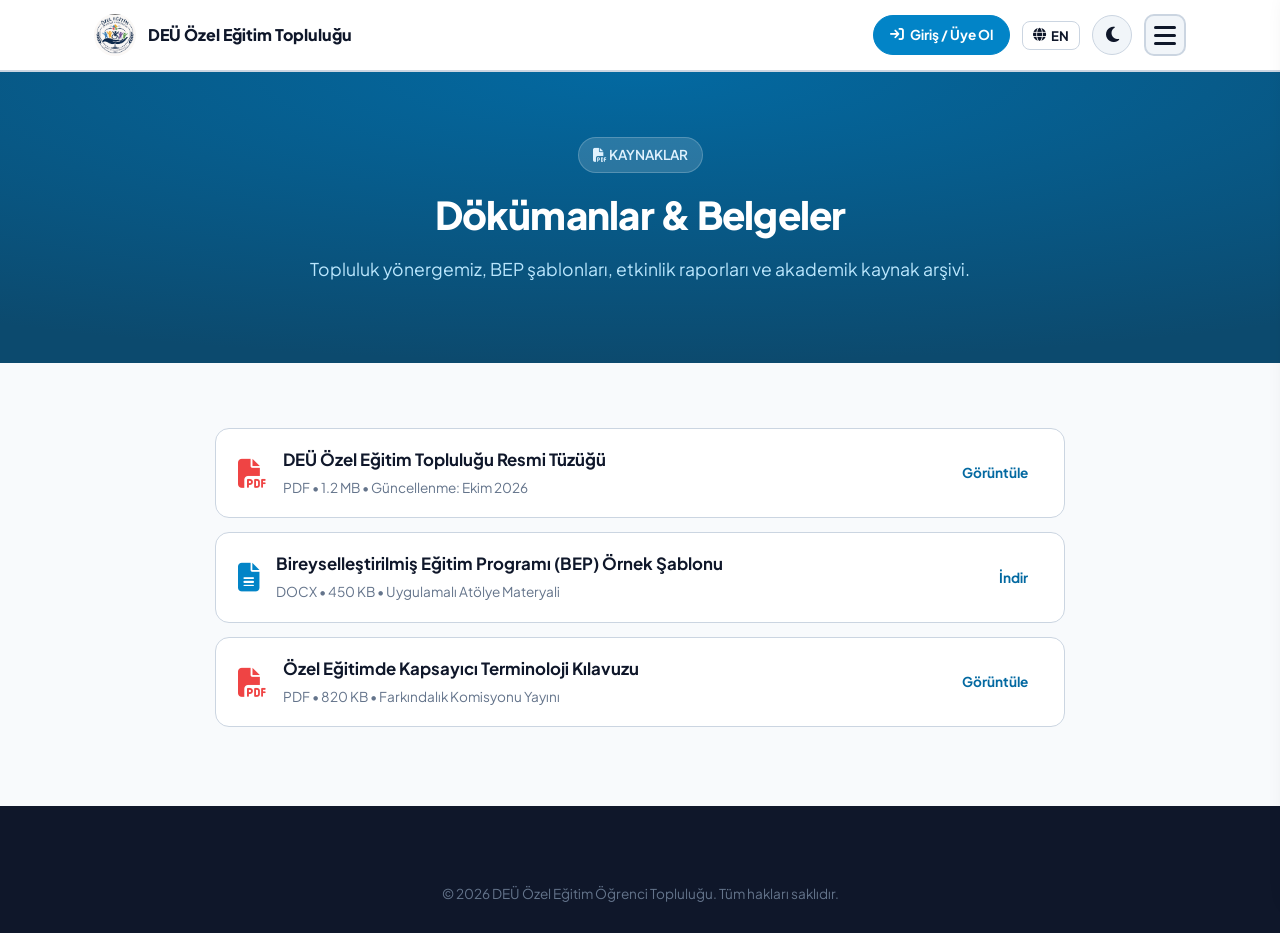
<file: dokumanlar.html>
<!DOCTYPE html>
<html lang="tr">
<head>
    <meta charset="UTF-8">
    <meta name="viewport" content="width=device-width, initial-scale=1.0">
    <title data-tr="Dökümanlar & Kaynaklar - DEÜ Özel Eğitim Topluluğu" data-en="Documents & Resources - DEU Special Education Community">Dökümanlar & Kaynaklar - DEÜ Özel Eğitim Topluluğu</title>
    <link rel="icon" href="data:image/svg+xml,%3Csvg xmlns='http://www.w3.org/2000/svg' viewBox='0 0 100 100'%3E%3Ccircle cx='50' cy='50' r='50' fill='%230284c7'/%3E%3Ctext x='50%25' y='50%25' text-anchor='middle' dy='.35em' font-family='sans-serif' font-size='32' font-weight='800' fill='%23ffffff'%3EDEÜ%3C/text%3E%3C/svg%3E">
    <link rel="stylesheet" href="./style.css">
    <link rel="preconnect" href="https://fonts.googleapis.com">
    <link href="https://fonts.googleapis.com/css2?family=Plus+Jakarta+Sans:wght@400;500;600;700;800&family=Share+Tech+Mono&display=swap" rel="stylesheet">
    <link rel="stylesheet" href="https://cdnjs.cloudflare.com/ajax/libs/font-awesome/6.4.0/css/all.min.css">
    <style>
        .drawer-links .drawer-link.active-link,
        .drawer-links .drawer-link.highlight {
            color: #ffffff !important;
            font-weight: 800 !important;
            background: #0284c7 !important;
            border-radius: 8px !important;
        }
        .drawer-links .drawer-link.active-link i,
        .drawer-links .drawer-link.highlight i {
            color: #ffffff !important;
        }

        .user-avatar-btn {
            display: none;
            align-items: center;
            justify-content: center;
            width: 38px;
            height: 38px;
            border-radius: 50%;
            background: #0284c7;
            color: #fff;
            border: none;
            cursor: pointer;
        }

        .lang-switch-btn {
            background: transparent;
            border: 1px solid var(--border, #334155);
            color: var(--text-main, #0f172a);
            padding: 5px 10px;
            border-radius: 8px;
            font-weight: 700;
            font-size: 0.82rem;
            cursor: pointer;
            display: inline-flex;
            align-items: center;
            gap: 5px;
            transition: all 0.2s ease;
        }
        .lang-switch-btn:hover {
            border-color: #0284c7;
            color: #0284c7;
        }

        .doc-item-row {
            display: flex;
            align-items: center;
            justify-content: space-between;
            padding: 18px 22px;
            background: var(--card-bg, #1e293b);
            border: 1px solid var(--border, #334155);
            border-radius: 14px;
            margin-bottom: 14px;
            transition: 0.2s ease;
        }
        .doc-item-row:hover {
            border-color: var(--primary, #0284c7);
            transform: translateY(-2px);
        }
        .doc-icon {
            font-size: 1.8rem;
            color: #ef4444;
            margin-right: 16px;
        }
    </style>
</head>
<body>

    <!-- NAVBAR -->
    <header class="navbar">
        <div class="container nav-content">
            <a href="./index.html" class="logo">
                <img src="./logo.png" alt="DEÜ Logo" class="nav-logo-img">
                <span class="logo-text" data-tr="DEÜ Özel Eğitim Topluluğu" data-en="DEU Special Education Community">DEÜ Özel Eğitim Topluluğu</span>
            </a>
            <div class="nav-actions">
                <a href="./giris.html" class="nav-auth-btn" id="navAuthBtn">
                    <i class="fa-solid fa-arrow-right-to-bracket"></i> <span data-tr="Giriş / Üye Ol" data-en="Login / Sign Up">Giriş / Üye Ol</span>
                </a>
                <button class="user-avatar-btn" id="userAvatarBtn" onclick="location.href='./index.html'" title="Profil">
                    <i class="fa-solid fa-user" id="navAvatarIcon"></i>
                    <img id="navAvatarImg" style="display:none; width:100%; height:100%; border-radius:50%; object-fit:cover;" alt="Profil">
                </button>
                <button class="lang-switch-btn" id="langSwitchBtn" onclick="toggleSiteLang()" title="Language / Dil">
                    <i class="fa-solid fa-globe"></i> <span class="lang-btn-text">EN</span>
                </button>
                <button class="theme-toggle" id="themeToggleNav" aria-label="Karanlık Mod"><i class="fa-solid fa-moon"></i></button>
                <button class="menu-toggle" id="menuToggle" aria-label="Menü"><span></span><span></span><span></span></button>
            </div>
        </div>
    </header>

    <!-- 3 ÇİZGİ MENÜSÜ -->
    <div class="mobile-menu-overlay" id="mobileOverlay"></div>
    <div class="mobile-drawer" id="mobileDrawer">
        <div class="drawer-header">
            <span class="drawer-title" data-tr="MENÜ" data-en="MENU">MENÜ</span>
            <button class="drawer-close" id="drawerClose">&times;</button>
        </div>

        <div class="drawer-profile-card" id="drawerProfileBox" style="display:none;">
            <div class="drawer-profile-top">
                <div class="drawer-profile-avatar" title="Profil">
                    <i class="fa-solid fa-user" id="drawerAvatarIcon"></i>
                    <img id="drawerAvatarImg" style="display:none; width:100%; height:100%; border-radius:50%; object-fit:cover;" alt="Profil">
                </div>
                <div class="drawer-profile-info">
                    <h4 id="drawerUserName">Kullanıcı Adı</h4>
                    <span id="drawerUserDept">Bölüm</span>
                </div>
            </div>
            <div class="drawer-profile-actions">
                <button class="profile-action-btn logout" onclick="userLogout()"><i class="fa-solid fa-power-off"></i> <span data-tr="Çıkış" data-en="Logout">Çıkış</span></button>
            </div>
        </div>

        <div class="drawer-links" id="drawerNavLinks">
            <a href="./index.html" class="drawer-link" data-tr="Ana Sayfa" data-en="Home"><i class="fa-solid fa-house"></i> Ana Sayfa</a>
            <a href="./siralama.html" class="drawer-link" data-tr="Puan Sıralaması" data-en="Leaderboard"><i class="fa-solid fa-ranking-star"></i> Puan Sıralaması</a>
            <a href="./duyurular.html" class="drawer-link" data-tr="Duyurular" data-en="Announcements"><i class="fa-solid fa-bullhorn"></i> Duyurular</a>
            <a href="./hakkimizda.html" class="drawer-link" data-tr="Hakkımızda" data-en="About Us"><i class="fa-solid fa-circle-info"></i> Hakkımızda</a>
            <a href="./faaliyetler.html" class="drawer-link" data-tr="Faaliyetlerimiz" data-en="Activities"><i class="fa-solid fa-list-check"></i> Faaliyetlerimiz</a>
            <a href="./etkinlikler.html" class="drawer-link" data-tr="Etkinlikler" data-en="Events"><i class="fa-solid fa-calendar-days"></i> Etkinlikler</a>
            <a href="./ekip.html" class="drawer-link" data-tr="Ekibimiz" data-en="Our Team"><i class="fa-solid fa-users"></i> Ekibimiz</a>
            <a href="./dokumanlar.html" class="drawer-link active-link highlight" data-tr="Dökümanlar & Kaynaklar" data-en="Documents & Resources"><i class="fa-solid fa-file-pdf"></i> Dökümanlar & Kaynaklar</a>
            <a href="./sss.html" class="drawer-link" data-tr="Sıkça Sorulan Sorular" data-en="FAQ"><i class="fa-solid fa-circle-question"></i> Sıkça Sorulan Sorular</a>
            <a href="./index.html#basvuru" class="drawer-link drawer-btn-apply" data-tr="Aramıza Katıl" data-en="Join Us"><i class="fa-solid fa-user-plus"></i> Aramıza Katıl</a>
            <a href="#" target="_blank" class="drawer-link drawer-btn-wa" data-tr="WhatsApp Kanalı" data-en="WhatsApp Channel"><i class="fa-brands fa-whatsapp"></i> WhatsApp Kanalı</a>
            <a href="javascript:void(0)" id="logoutLink" class="drawer-link" style="display:none; color:#f87171; font-weight:700;" onclick="userLogout()" data-tr="Çıkış Yap" data-en="Logout"><i class="fa-solid fa-right-from-bracket"></i> Çıkış Yap</a>
        </div>
    </div>

    <!-- HERO -->
    <section class="hero" style="padding: 65px 0 50px;">
        <div class="container">
            <span class="hero-tag"><i class="fa-solid fa-file-pdf"></i> <span data-tr="KAYNAKLAR" data-en="RESOURCES">KAYNAKLAR</span></span>
            <h1 data-tr="Dökümanlar & Belgeler" data-en="Documents & Archives">Dökümanlar & Belgeler</h1>
            <p data-tr="Topluluk yönergemiz, BEP şablonları, etkinlik raporları ve akademik kaynak arşivi." data-en="Community bylaws, IEP templates, event reports, and academic resources archive.">Topluluk yönergemiz, BEP şablonları, etkinlik raporları ve akademik kaynak arşivi.</p>
        </div>
    </section>

    <!-- BELGELER -->
    <section class="container section">
        <div style="max-width: 850px; margin: 0 auto;">
            <div class="doc-item-row">
                <div style="display:flex; align-items:center;">
                    <i class="fa-solid fa-file-pdf doc-icon"></i>
                    <div>
                        <h4 style="color:var(--text-main); font-size:1.05rem;" data-tr="DEÜ Özel Eğitim Topluluğu Resmi Tüzüğü" data-en="DEU Special Education Community Official Bylaws">DEÜ Özel Eğitim Topluluğu Resmi Tüzüğü</h4>
                        <span style="color:var(--text-muted); font-size:0.85rem;" data-tr="PDF • 1.2 MB • Güncellenme: Ekim 2026" data-en="PDF • 1.2 MB • Updated: October 2026">PDF • 1.2 MB • Güncellenme: Ekim 2026</span>
                    </div>
                </div>
                <a href="#" class="btn-primary" style="padding: 6px 14px; font-size:0.85rem;" data-tr="Görüntüle" data-en="View">Görüntüle</a>
            </div>

            <div class="doc-item-row">
                <div style="display:flex; align-items:center;">
                    <i class="fa-solid fa-file-lines doc-icon" style="color:#0284c7;"></i>
                    <div>
                        <h4 style="color:var(--text-main); font-size:1.05rem;" data-tr="Bireyselleştirilmiş Eğitim Programı (BEP) Örnek Şablonu" data-en="Individualized Education Program (IEP) Sample Template">Bireyselleştirilmiş Eğitim Programı (BEP) Örnek Şablonu</h4>
                        <span style="color:var(--text-muted); font-size:0.85rem;" data-tr="DOCX • 450 KB • Uygulamalı Atölye Materyali" data-en="DOCX • 450 KB • Hands-on Workshop Material">DOCX • 450 KB • Uygulamalı Atölye Materyali</span>
                    </div>
                </div>
                <a href="#" class="btn-primary" style="padding: 6px 14px; font-size:0.85rem;" data-tr="İndir" data-en="Download">İndir</a>
            </div>

            <div class="doc-item-row">
                <div style="display:flex; align-items:center;">
                    <i class="fa-solid fa-file-pdf doc-icon"></i>
                    <div>
                        <h4 style="color:var(--text-main); font-size:1.05rem;" data-tr="Özel Eğitimde Kapsayıcı Terminoloji Kılavuzu" data-en="Inclusive Terminology Guide in Special Education">Özel Eğitimde Kapsayıcı Terminoloji Kılavuzu</h4>
                        <span style="color:var(--text-muted); font-size:0.85rem;" data-tr="PDF • 820 KB • Farkındalık Komisyonu Yayını" data-en="PDF • 820 KB • Awareness Committee Publication">PDF • 820 KB • Farkındalık Komisyonu Yayını</span>
                    </div>
                </div>
                <a href="#" class="btn-primary" style="padding: 6px 14px; font-size:0.85rem;" data-tr="Görüntüle" data-en="View">Görüntüle</a>
            </div>
        </div>
    </section>

    <!-- FOOTER -->
    <footer class="footer">
        <div class="container footer-bottom">
            <p data-tr="© 2026 DEÜ Özel Eğitim Öğrenci Topluluğu. Tüm hakları saklıdır." data-en="© 2026 DEU Special Education Student Community. All rights reserved.">© 2026 DEÜ Özel Eğitim Öğrenci Topluluğu. Tüm hakları saklıdır.</p>
        </div>
    </footer>

    <script>
        const session = JSON.parse(localStorage.getItem('active_session') || sessionStorage.getItem('active_session') || 'null');
        if (session) {
            document.getElementById('navAuthBtn').style.display = 'none';
            document.getElementById('logoutLink').style.display = 'block';
            document.getElementById('userAvatarBtn').style.display = 'inline-flex';
            document.getElementById('drawerProfileBox').style.display = 'flex';
            document.getElementById('drawerUserName').innerText = session.fullName || session.username;
            document.getElementById('drawerUserDept').innerText = session.dept || 'Özel Eğitim';
        }

        function userLogout() {
            localStorage.removeItem('active_session');
            sessionStorage.removeItem('active_session');
            location.reload();
        }

        const toggleBtn = document.getElementById('menuToggle');
        const closeBtn = document.getElementById('drawerClose');
        const drawer = document.getElementById('mobileDrawer');
        const overlay = document.getElementById('mobileOverlay');
        toggleBtn.addEventListener('click', () => { drawer.classList.add('active'); overlay.classList.add('active'); });
        closeBtn.addEventListener('click', () => { drawer.classList.remove('active'); overlay.classList.remove('active'); });
        overlay.addEventListener('click', () => { drawer.classList.remove('active'); overlay.classList.remove('active'); });

        const rootElement = document.documentElement;
        const themeBtn = document.getElementById('themeToggleNav');
        function applyTheme(isDark) {
            if (isDark) {
                rootElement.classList.add('dark-theme');
                if (themeBtn) themeBtn.querySelector('i')?.classList.replace('fa-moon', 'fa-sun');
            } else {
                rootElement.classList.remove('dark-theme');
                if (themeBtn) themeBtn.querySelector('i')?.classList.replace('fa-sun', 'fa-moon');
            }
        }
        applyTheme(localStorage.getItem('site_theme') === 'dark');
        themeBtn.addEventListener('click', () => {
            const isDark = !rootElement.classList.contains('dark-theme');
            applyTheme(isDark);
            localStorage.setItem('site_theme', isDark ? 'dark' : 'light');
        });
    </script>
    <script src="./lang.js"></script>
</body>
</html>
</file>
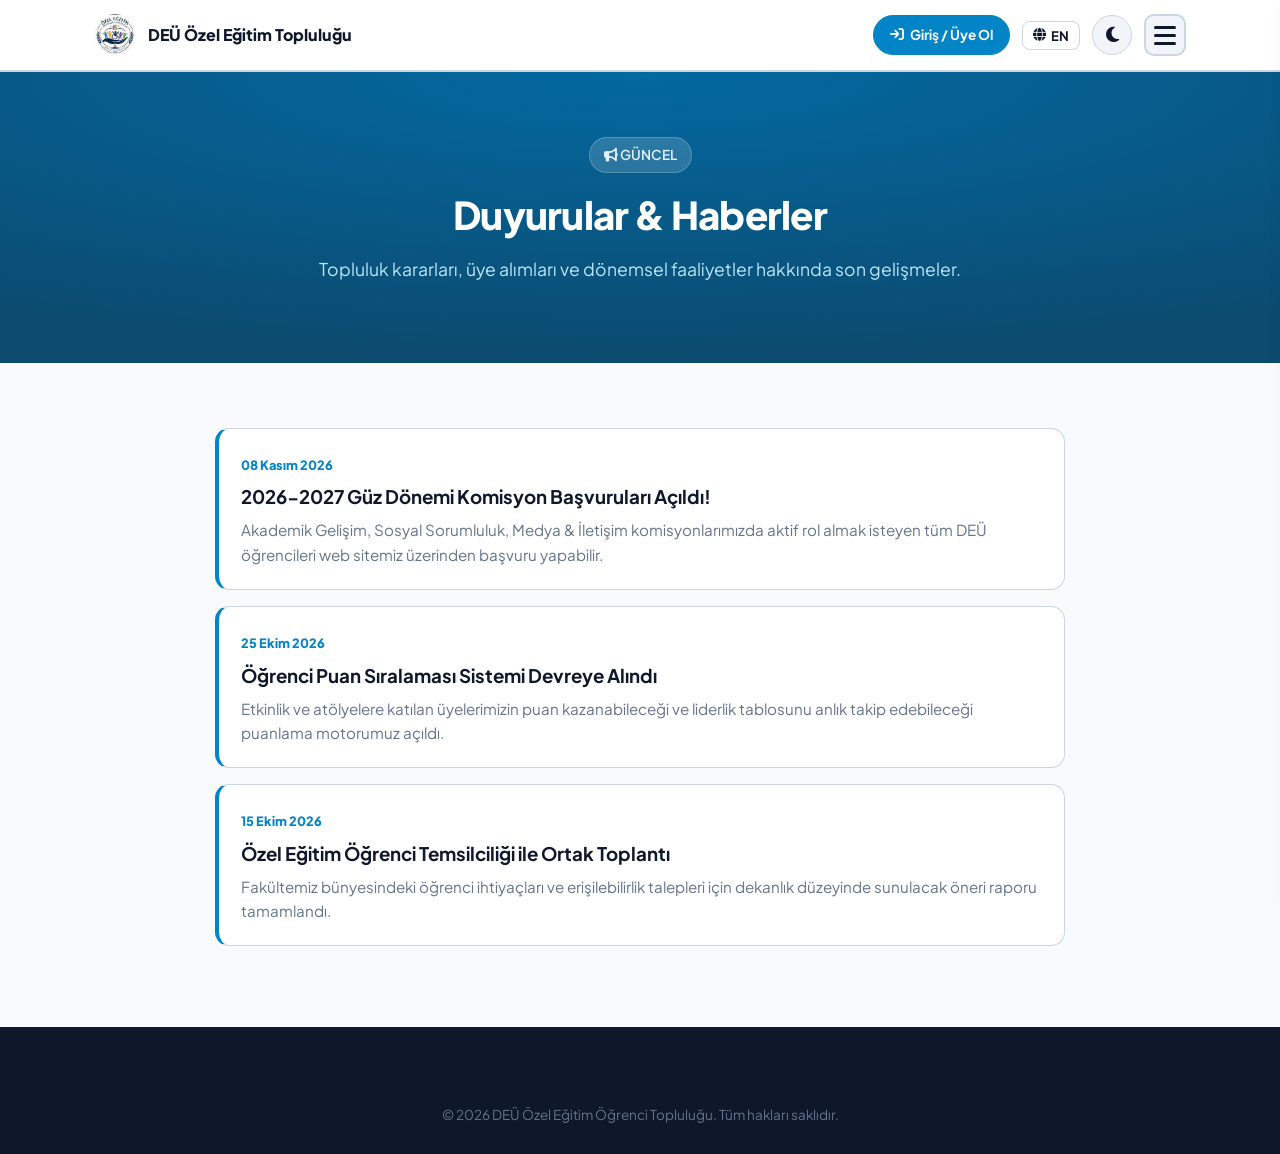
<file: duyurular.html>
<!DOCTYPE html>
<html lang="tr">
<head>
    <meta charset="UTF-8">
    <meta name="viewport" content="width=device-width, initial-scale=1.0">
    <title data-tr="Duyurular - DEÜ Özel Eğitim Topluluğu" data-en="Announcements - DEU Special Education Community">Duyurular - DEÜ Özel Eğitim Topluluğu</title>
    <link rel="icon" href="data:image/svg+xml,%3Csvg xmlns='http://www.w3.org/2000/svg' viewBox='0 0 100 100'%3E%3Ccircle cx='50' cy='50' r='50' fill='%230284c7'/%3E%3Ctext x='50%25' y='50%25' text-anchor='middle' dy='.35em' font-family='sans-serif' font-size='32' font-weight='800' fill='%23ffffff'%3EDEÜ%3C/text%3E%3C/svg%3E">
    <link rel="stylesheet" href="./style.css">
    <link rel="preconnect" href="https://fonts.googleapis.com">
    <link href="https://fonts.googleapis.com/css2?family=Plus+Jakarta+Sans:wght@400;500;600;700;800&family=Share+Tech+Mono&display=swap" rel="stylesheet">
    <link rel="stylesheet" href="https://cdnjs.cloudflare.com/ajax/libs/font-awesome/6.4.0/css/all.min.css">
    <style>
        .drawer-links .drawer-link.active-link,
        .drawer-links .drawer-link.highlight {
            color: #ffffff !important;
            font-weight: 800 !important;
            background: #0284c7 !important;
            border-radius: 8px !important;
        }
        .drawer-links .drawer-link.active-link i,
        .drawer-links .drawer-link.highlight i {
            color: #ffffff !important;
        }

        .user-avatar-btn {
            display: none;
            align-items: center;
            justify-content: center;
            width: 38px;
            height: 38px;
            border-radius: 50%;
            background: #0284c7;
            color: #fff;
            border: none;
            cursor: pointer;
        }

        .lang-switch-btn {
            background: transparent;
            border: 1px solid var(--border, #334155);
            color: var(--text-main, #0f172a);
            padding: 5px 10px;
            border-radius: 8px;
            font-weight: 700;
            font-size: 0.82rem;
            cursor: pointer;
            display: inline-flex;
            align-items: center;
            gap: 5px;
            transition: all 0.2s ease;
        }
        .lang-switch-btn:hover {
            border-color: #0284c7;
            color: #0284c7;
        }

        .announcement-box {
            background: var(--card-bg, #1e293b);
            border: 1px solid var(--border, #334155);
            border-radius: 14px;
            padding: 22px;
            margin-bottom: 16px;
            border-left: 4px solid var(--primary, #0284c7);
            transition: 0.2s ease;
        }
        .announcement-box:hover {
            transform: translateX(4px);
        }
    </style>
</head>
<body>

    <!-- NAVBAR -->
    <header class="navbar">
        <div class="container nav-content">
            <a href="./index.html" class="logo">
                <img src="./logo.png" alt="DEÜ Logo" class="nav-logo-img">
                <span class="logo-text" data-tr="DEÜ Özel Eğitim Topluluğu" data-en="DEU Special Education Community">DEÜ Özel Eğitim Topluluğu</span>
            </a>
            <div class="nav-actions">
                <a href="./giris.html" class="nav-auth-btn" id="navAuthBtn">
                    <i class="fa-solid fa-arrow-right-to-bracket"></i> <span data-tr="Giriş / Üye Ol" data-en="Login / Sign Up">Giriş / Üye Ol</span>
                </a>
                <button class="user-avatar-btn" id="userAvatarBtn" onclick="location.href='./index.html'" title="Profil">
                    <i class="fa-solid fa-user" id="navAvatarIcon"></i>
                    <img id="navAvatarImg" style="display:none; width:100%; height:100%; border-radius:50%; object-fit:cover;" alt="Profil">
                </button>
                <button class="lang-switch-btn" id="langSwitchBtn" onclick="toggleSiteLang()" title="Language / Dil">
                    <i class="fa-solid fa-globe"></i> <span class="lang-btn-text">EN</span>
                </button>
                <button class="theme-toggle" id="themeToggleNav" aria-label="Karanlık Mod"><i class="fa-solid fa-moon"></i></button>
                <button class="menu-toggle" id="menuToggle" aria-label="Menü"><span></span><span></span><span></span></button>
            </div>
        </div>
    </header>

    <!-- 3 ÇİZGİ MENÜSÜ -->
    <div class="mobile-menu-overlay" id="mobileOverlay"></div>
    <div class="mobile-drawer" id="mobileDrawer">
        <div class="drawer-header">
            <span class="drawer-title" data-tr="MENÜ" data-en="MENU">MENÜ</span>
            <button class="drawer-close" id="drawerClose">&times;</button>
        </div>

        <div class="drawer-profile-card" id="drawerProfileBox" style="display:none;">
            <div class="drawer-profile-top">
                <div class="drawer-profile-avatar" title="Profil">
                    <i class="fa-solid fa-user" id="drawerAvatarIcon"></i>
                    <img id="drawerAvatarImg" style="display:none; width:100%; height:100%; border-radius:50%; object-fit:cover;" alt="Profil">
                </div>
                <div class="drawer-profile-info">
                    <h4 id="drawerUserName">Kullanıcı Adı</h4>
                    <span id="drawerUserDept">Bölüm</span>
                </div>
            </div>
            <div class="drawer-profile-actions">
                <button class="profile-action-btn logout" onclick="userLogout()"><i class="fa-solid fa-power-off"></i> <span data-tr="Çıkış" data-en="Logout">Çıkış</span></button>
            </div>
        </div>

        <div class="drawer-links" id="drawerNavLinks">
            <a href="./index.html" class="drawer-link" data-tr="Ana Sayfa" data-en="Home"><i class="fa-solid fa-house"></i> Ana Sayfa</a>
            <a href="./siralama.html" class="drawer-link" data-tr="Puan Sıralaması" data-en="Leaderboard"><i class="fa-solid fa-ranking-star"></i> Puan Sıralaması</a>
            <a href="./duyurular.html" class="drawer-link active-link highlight" data-tr="Duyurular" data-en="Announcements"><i class="fa-solid fa-bullhorn"></i> Duyurular</a>
            <a href="./hakkimizda.html" class="drawer-link" data-tr="Hakkımızda" data-en="About Us"><i class="fa-solid fa-circle-info"></i> Hakkımızda</a>
            <a href="./faaliyetler.html" class="drawer-link" data-tr="Faaliyetlerimiz" data-en="Activities"><i class="fa-solid fa-list-check"></i> Faaliyetlerimiz</a>
            <a href="./etkinlikler.html" class="drawer-link" data-tr="Etkinlikler" data-en="Events"><i class="fa-solid fa-calendar-days"></i> Etkinlikler</a>
            <a href="./ekip.html" class="drawer-link" data-tr="Ekibimiz" data-en="Our Team"><i class="fa-solid fa-users"></i> Ekibimiz</a>
            <a href="./dokumanlar.html" class="drawer-link" data-tr="Dökümanlar & Kaynaklar" data-en="Documents & Resources"><i class="fa-solid fa-file-pdf"></i> Dökümanlar & Kaynaklar</a>
            <a href="./sss.html" class="drawer-link" data-tr="Sıkça Sorulan Sorular" data-en="FAQ"><i class="fa-solid fa-circle-question"></i> Sıkça Sorulan Sorular</a>
            <a href="./index.html#basvuru" class="drawer-link drawer-btn-apply" data-tr="Aramıza Katıl" data-en="Join Us"><i class="fa-solid fa-user-plus"></i> Aramıza Katıl</a>
            <a href="#" target="_blank" class="drawer-link drawer-btn-wa" data-tr="WhatsApp Kanalı" data-en="WhatsApp Channel"><i class="fa-brands fa-whatsapp"></i> WhatsApp Kanalı</a>
            <a href="javascript:void(0)" id="logoutLink" class="drawer-link" style="display:none; color:#f87171; font-weight:700;" onclick="userLogout()" data-tr="Çıkış Yap" data-en="Logout"><i class="fa-solid fa-right-from-bracket"></i> Çıkış Yap</a>
        </div>
    </div>

    <!-- HERO -->
    <section class="hero" style="padding: 65px 0 50px;">
        <div class="container">
            <span class="hero-tag"><i class="fa-solid fa-bullhorn"></i> <span data-tr="GÜNCEL" data-en="UPDATES">GÜNCEL</span></span>
            <h1 data-tr="Duyurular & Haberler" data-en="Announcements & News">Duyurular & Haberler</h1>
            <p data-tr="Topluluk kararları, üye alımları ve dönemsel faaliyetler hakkında son gelişmeler." data-en="Latest updates regarding community decisions, recruitment, and seasonal projects.">Topluluk kararları, üye alımları ve dönemsel faaliyetler hakkında son gelişmeler.</p>
        </div>
    </section>

    <!-- DUYURU LİSTESİ -->
    <section class="container section">
        <div style="max-width: 850px; margin: 0 auto;">
            <div class="announcement-box">
                <span style="font-size:0.8rem; font-weight:800; color:var(--primary, #0284c7);" data-tr="08 Kasım 2026" data-en="November 08, 2026">08 Kasım 2026</span>
                <h3 style="color:var(--text-main); margin: 6px 0;" data-tr="2026-2027 Güz Dönemi Komisyon Başvuruları Açıldı!" data-en="2026-2027 Fall Committee Applications Are Open!">2026-2027 Güz Dönemi Komisyon Başvuruları Açıldı!</h3>
                <p style="color:var(--text-muted); font-size:0.95rem;" data-tr="Akademik Gelişim, Sosyal Sorumluluk, Medya & İletişim komisyonlarımızda aktif rol almak isteyen tüm DEÜ öğrencileri web sitemiz üzerinden başvuru yapabilir." data-en="All DEU students wishing to take an active role in Academic Growth, Social Responsibility, and Media committees can apply online.">Akademik Gelişim, Sosyal Sorumluluk, Medya & İletişim komisyonlarımızda aktif rol almak isteyen tüm DEÜ öğrencileri web sitemiz üzerinden başvuru yapabilir.</p>
            </div>

            <div class="announcement-box">
                <span style="font-size:0.8rem; font-weight:800; color:var(--primary, #0284c7);" data-tr="25 Ekim 2026" data-en="October 25, 2026">25 Ekim 2026</span>
                <h3 style="color:var(--text-main); margin: 6px 0;" data-tr="Öğrenci Puan Sıralaması Sistemi Devreye Alındı" data-en="Student Leaderboard System is Now Live">Öğrenci Puan Sıralaması Sistemi Devreye Alındı</h3>
                <p style="color:var(--text-muted); font-size:0.95rem;" data-tr="Etkinlik ve atölyelere katılan üyelerimizin puan kazanabileceği ve liderlik tablosunu anlık takip edebileceği puanlama motorumuz açıldı." data-en="Our scoring engine allowing members to earn points by attending workshops and tracking the live leaderboard is now active.">Etkinlik ve atölyelere katılan üyelerimizin puan kazanabileceği ve liderlik tablosunu anlık takip edebileceği puanlama motorumuz açıldı.</p>
            </div>

            <div class="announcement-box">
                <span style="font-size:0.8rem; font-weight:800; color:var(--primary, #0284c7);" data-tr="15 Ekim 2026" data-en="October 15, 2026">15 Ekim 2026</span>
                <h3 style="color:var(--text-main); margin: 6px 0;" data-tr="Özel Eğitim Öğrenci Temsilciliği ile Ortak Toplantı" data-en="Joint Meeting with Special Education Student Representatives">Özel Eğitim Öğrenci Temsilciliği ile Ortak Toplantı</h3>
                <p style="color:var(--text-muted); font-size:0.95rem;" data-tr="Fakültemiz bünyesindeki öğrenci ihtiyaçları ve erişilebilirlik talepleri için dekanlık düzeyinde sunulacak öneri raporu tamamlandı." data-en="The proposal report regarding student needs and accessibility requests to be submitted to the dean's office has been finalized.">Fakültemiz bünyesindeki öğrenci ihtiyaçları ve erişilebilirlik talepleri için dekanlık düzeyinde sunulacak öneri raporu tamamlandı.</p>
            </div>
        </div>
    </section>

    <!-- FOOTER -->
    <footer class="footer">
        <div class="container footer-bottom">
            <p data-tr="© 2026 DEÜ Özel Eğitim Öğrenci Topluluğu. Tüm hakları saklıdır." data-en="© 2026 DEU Special Education Student Community. All rights reserved.">© 2026 DEÜ Özel Eğitim Öğrenci Topluluğu. Tüm hakları saklıdır.</p>
        </div>
    </footer>

    <script>
        const session = JSON.parse(localStorage.getItem('active_session') || sessionStorage.getItem('active_session') || 'null');
        if (session) {
            document.getElementById('navAuthBtn').style.display = 'none';
            document.getElementById('logoutLink').style.display = 'block';
            document.getElementById('userAvatarBtn').style.display = 'inline-flex';
            document.getElementById('drawerProfileBox').style.display = 'flex';
            document.getElementById('drawerUserName').innerText = session.fullName || session.username;
            document.getElementById('drawerUserDept').innerText = session.dept || 'Özel Eğitim';
        }

        function userLogout() {
            localStorage.removeItem('active_session');
            sessionStorage.removeItem('active_session');
            location.reload();
        }

        const toggleBtn = document.getElementById('menuToggle');
        const closeBtn = document.getElementById('drawerClose');
        const drawer = document.getElementById('mobileDrawer');
        const overlay = document.getElementById('mobileOverlay');
        toggleBtn.addEventListener('click', () => { drawer.classList.add('active'); overlay.classList.add('active'); });
        closeBtn.addEventListener('click', () => { drawer.classList.remove('active'); overlay.classList.remove('active'); });
        overlay.addEventListener('click', () => { drawer.classList.remove('active'); overlay.classList.remove('active'); });

        const rootElement = document.documentElement;
        const themeBtn = document.getElementById('themeToggleNav');
        function applyTheme(isDark) {
            if (isDark) {
                rootElement.classList.add('dark-theme');
                if (themeBtn) themeBtn.querySelector('i')?.classList.replace('fa-moon', 'fa-sun');
            } else {
                rootElement.classList.remove('dark-theme');
                if (themeBtn) themeBtn.querySelector('i')?.classList.replace('fa-sun', 'fa-moon');
            }
        }
        applyTheme(localStorage.getItem('site_theme') === 'dark');
        themeBtn.addEventListener('click', () => {
            const isDark = !rootElement.classList.contains('dark-theme');
            applyTheme(isDark);
            localStorage.setItem('site_theme', isDark ? 'dark' : 'light');
        });
    </script>
    <script src="./lang.js"></script>
</body>
</html>
</file>
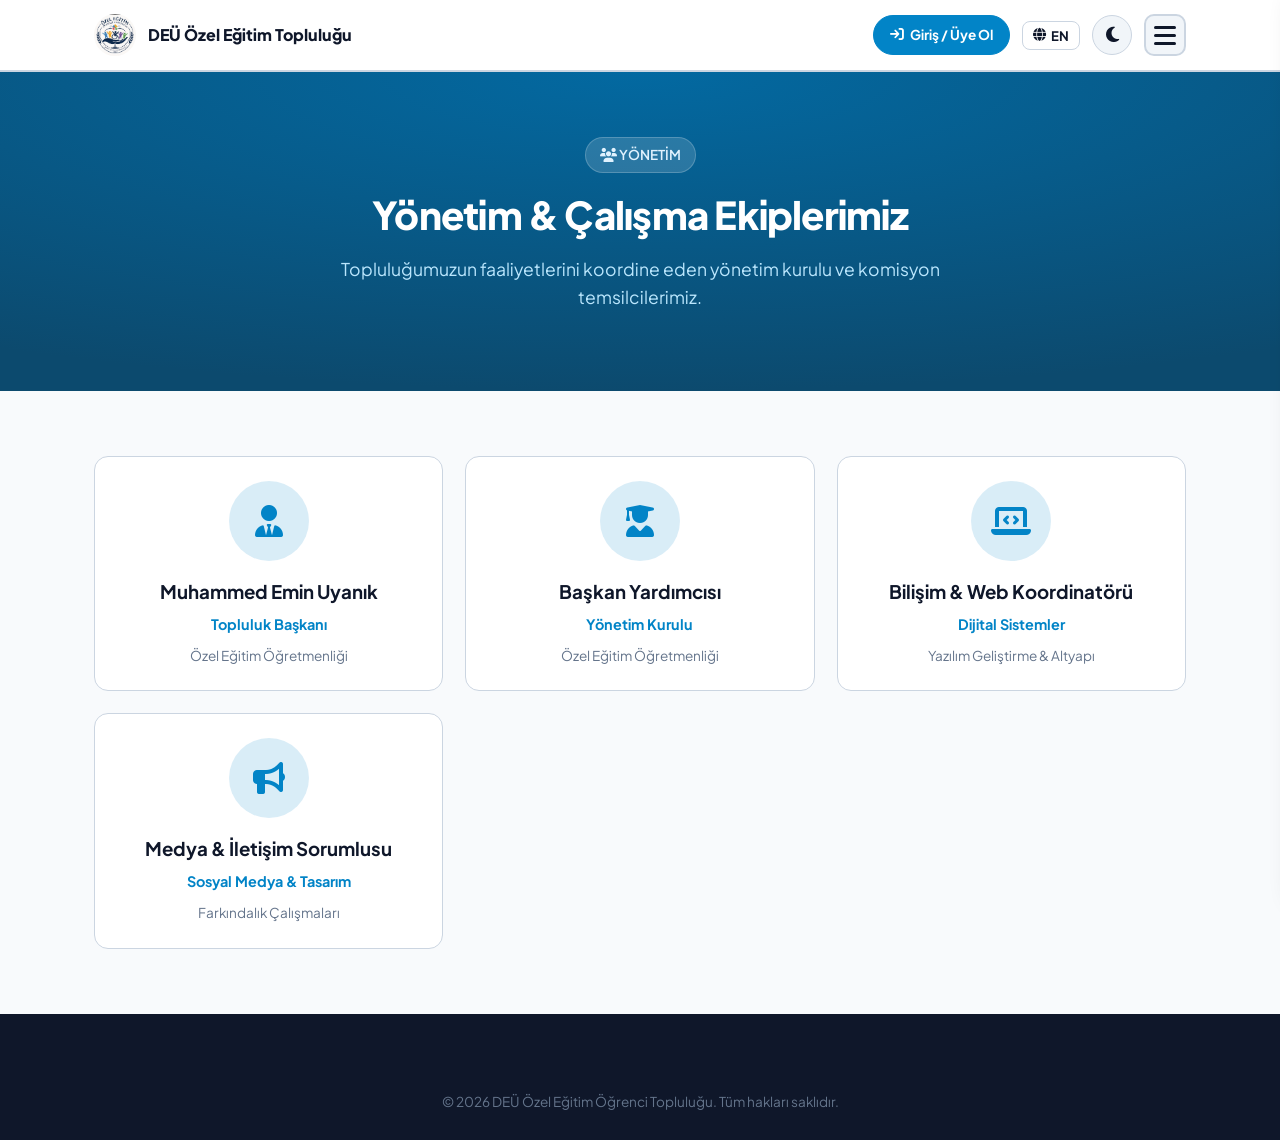
<file: ekip.html>
<!DOCTYPE html>
<html lang="tr">
<head>
    <meta charset="UTF-8">
    <meta name="viewport" content="width=device-width, initial-scale=1.0">
    <title data-tr="Ekibimiz - DEÜ Özel Eğitim Topluluğu" data-en="Our Team - DEU Special Education Community">Ekibimiz - DEÜ Özel Eğitim Topluluğu</title>
    <link rel="icon" href="data:image/svg+xml,%3Csvg xmlns='http://www.w3.org/2000/svg' viewBox='0 0 100 100'%3E%3Ccircle cx='50' cy='50' r='50' fill='%230284c7'/%3E%3Ctext x='50%25' y='50%25' text-anchor='middle' dy='.35em' font-family='sans-serif' font-size='32' font-weight='800' fill='%23ffffff'%3EDEÜ%3C/text%3E%3C/svg%3E">
    <link rel="stylesheet" href="./style.css">
    <link rel="preconnect" href="https://fonts.googleapis.com">
    <link href="https://fonts.googleapis.com/css2?family=Plus+Jakarta+Sans:wght@400;500;600;700;800&family=Share+Tech+Mono&display=swap" rel="stylesheet">
    <link rel="stylesheet" href="https://cdnjs.cloudflare.com/ajax/libs/font-awesome/6.4.0/css/all.min.css">
    <style>
        .drawer-links .drawer-link.active-link,
        .drawer-links .drawer-link.highlight {
            color: #ffffff !important;
            font-weight: 800 !important;
            background: #0284c7 !important;
            border-radius: 8px !important;
        }
        .drawer-links .drawer-link.active-link i,
        .drawer-links .drawer-link.highlight i {
            color: #ffffff !important;
        }

        .user-avatar-btn {
            display: none;
            align-items: center;
            justify-content: center;
            width: 38px;
            height: 38px;
            border-radius: 50%;
            background: #0284c7;
            color: #fff;
            border: none;
            cursor: pointer;
        }

        .lang-switch-btn {
            background: transparent;
            border: 1px solid var(--border, #334155);
            color: var(--text-main, #0f172a);
            padding: 5px 10px;
            border-radius: 8px;
            font-weight: 700;
            font-size: 0.82rem;
            cursor: pointer;
            display: inline-flex;
            align-items: center;
            gap: 5px;
            transition: all 0.2s ease;
        }
        .lang-switch-btn:hover {
            border-color: #0284c7;
            color: #0284c7;
        }

        .team-member-card {
            background: var(--card-bg, #1e293b);
            border: 1px solid var(--border, #334155);
            border-radius: 14px;
            padding: 24px;
            text-align: center;
            transition: 0.2s ease;
        }
        .team-member-card:hover {
            transform: translateY(-3px);
            border-color: var(--primary, #0284c7);
        }
        .team-avatar-box {
            width: 80px;
            height: 80px;
            border-radius: 50%;
            background: rgba(2, 132, 199, 0.15);
            color: var(--primary, #0284c7);
            font-size: 2rem;
            display: flex;
            align-items: center;
            justify-content: center;
            margin: 0 auto 16px;
        }
    </style>
</head>
<body>

    <!-- NAVBAR -->
    <header class="navbar">
        <div class="container nav-content">
            <a href="./index.html" class="logo">
                <img src="./logo.png" alt="DEÜ Logo" class="nav-logo-img">
                <span class="logo-text" data-tr="DEÜ Özel Eğitim Topluluğu" data-en="DEU Special Education Community">DEÜ Özel Eğitim Topluluğu</span>
            </a>
            <div class="nav-actions">
                <a href="./giris.html" class="nav-auth-btn" id="navAuthBtn">
                    <i class="fa-solid fa-arrow-right-to-bracket"></i> <span data-tr="Giriş / Üye Ol" data-en="Login / Sign Up">Giriş / Üye Ol</span>
                </a>
                <button class="user-avatar-btn" id="userAvatarBtn" onclick="location.href='./index.html'" title="Profil">
                    <i class="fa-solid fa-user" id="navAvatarIcon"></i>
                    <img id="navAvatarImg" style="display:none; width:100%; height:100%; border-radius:50%; object-fit:cover;" alt="Profil">
                </button>
                <button class="lang-switch-btn" id="langSwitchBtn" onclick="toggleSiteLang()" title="Language / Dil">
                    <i class="fa-solid fa-globe"></i> <span class="lang-btn-text">EN</span>
                </button>
                <button class="theme-toggle" id="themeToggleNav" aria-label="Karanlık Mod"><i class="fa-solid fa-moon"></i></button>
                <button class="menu-toggle" id="menuToggle" aria-label="Menü"><span></span><span></span><span></span></button>
            </div>
        </div>
    </header>

    <!-- 3 ÇİZGİ MENÜSÜ -->
    <div class="mobile-menu-overlay" id="mobileOverlay"></div>
    <div class="mobile-drawer" id="mobileDrawer">
        <div class="drawer-header">
            <span class="drawer-title" data-tr="MENÜ" data-en="MENU">MENÜ</span>
            <button class="drawer-close" id="drawerClose">&times;</button>
        </div>

        <div class="drawer-profile-card" id="drawerProfileBox" style="display:none;">
            <div class="drawer-profile-top">
                <div class="drawer-profile-avatar" title="Profil">
                    <i class="fa-solid fa-user" id="drawerAvatarIcon"></i>
                    <img id="drawerAvatarImg" style="display:none; width:100%; height:100%; border-radius:50%; object-fit:cover;" alt="Profil">
                </div>
                <div class="drawer-profile-info">
                    <h4 id="drawerUserName">Kullanıcı Adı</h4>
                    <span id="drawerUserDept">Bölüm</span>
                </div>
            </div>
            <div class="drawer-profile-actions">
                <button class="profile-action-btn logout" onclick="userLogout()"><i class="fa-solid fa-power-off"></i> <span data-tr="Çıkış" data-en="Logout">Çıkış</span></button>
            </div>
        </div>

        <div class="drawer-links" id="drawerNavLinks">
            <a href="./index.html" class="drawer-link" data-tr="Ana Sayfa" data-en="Home"><i class="fa-solid fa-house"></i> Ana Sayfa</a>
            <a href="./siralama.html" class="drawer-link" data-tr="Puan Sıralaması" data-en="Leaderboard"><i class="fa-solid fa-ranking-star"></i> Puan Sıralaması</a>
            <a href="./duyurular.html" class="drawer-link" data-tr="Duyurular" data-en="Announcements"><i class="fa-solid fa-bullhorn"></i> Duyurular</a>
            <a href="./hakkimizda.html" class="drawer-link" data-tr="Hakkımızda" data-en="About Us"><i class="fa-solid fa-circle-info"></i> Hakkımızda</a>
            <a href="./faaliyetler.html" class="drawer-link" data-tr="Faaliyetlerimiz" data-en="Activities"><i class="fa-solid fa-list-check"></i> Faaliyetlerimiz</a>
            <a href="./etkinlikler.html" class="drawer-link" data-tr="Etkinlikler" data-en="Events"><i class="fa-solid fa-calendar-days"></i> Etkinlikler</a>
            <a href="./ekip.html" class="drawer-link active-link highlight" data-tr="Ekibimiz" data-en="Our Team"><i class="fa-solid fa-users"></i> Ekibimiz</a>
            <a href="./dokumanlar.html" class="drawer-link" data-tr="Dökümanlar & Kaynaklar" data-en="Documents & Resources"><i class="fa-solid fa-file-pdf"></i> Dökümanlar & Kaynaklar</a>
            <a href="./sss.html" class="drawer-link" data-tr="Sıkça Sorulan Sorular" data-en="FAQ"><i class="fa-solid fa-circle-question"></i> Sıkça Sorulan Sorular</a>
            <a href="./index.html#basvuru" class="drawer-link drawer-btn-apply" data-tr="Aramıza Katıl" data-en="Join Us"><i class="fa-solid fa-user-plus"></i> Aramıza Katıl</a>
            <a href="#" target="_blank" class="drawer-link drawer-btn-wa" data-tr="WhatsApp Kanalı" data-en="WhatsApp Channel"><i class="fa-brands fa-whatsapp"></i> WhatsApp Kanalı</a>
            <a href="javascript:void(0)" id="logoutLink" class="drawer-link" style="display:none; color:#f87171; font-weight:700;" onclick="userLogout()" data-tr="Çıkış Yap" data-en="Logout"><i class="fa-solid fa-right-from-bracket"></i> Çıkış Yap</a>
        </div>
    </div>

    <!-- HERO -->
    <section class="hero" style="padding: 65px 0 50px;">
        <div class="container">
            <span class="hero-tag"><i class="fa-solid fa-users"></i> <span data-tr="YÖNETİM" data-en="LEADERSHIP">YÖNETİM</span></span>
            <h1 data-tr="Yönetim & Çalışma Ekiplerimiz" data-en="Board & Working Teams">Yönetim & Çalışma Ekiplerimiz</h1>
            <p data-tr="Topluluğumuzun faaliyetlerini koordine eden yönetim kurulu ve komisyon temsilcilerimiz." data-en="Our executive board and committee leads coordinating community activities.">Topluluğumuzun faaliyetlerini koordine eden yönetim kurulu ve komisyon temsilcilerimiz.</p>
        </div>
    </section>

    <!-- EKİP GRID -->
    <section class="container section">
        <div class="feature-grid" style="grid-template-columns: repeat(auto-fit, minmax(260px, 1fr));">
            <div class="team-member-card">
                <div class="team-avatar-box"><i class="fa-solid fa-user-tie"></i></div>
                <h3 style="color:var(--text-main); margin-bottom:4px;">Muhammed Emin Uyanık</h3>
                <span style="color:var(--primary, #0284c7); font-weight:700; font-size:0.9rem;" data-tr="Topluluk Başkanı" data-en="President">Topluluk Başkanı</span>
                <p style="color:var(--text-muted); font-size:0.85rem; margin-top:8px;" data-tr="Özel Eğitim Öğretmenliği" data-en="Special Education Teaching">Özel Eğitim Öğretmenliği</p>
            </div>

            <div class="team-member-card">
                <div class="team-avatar-box"><i class="fa-solid fa-user-graduate"></i></div>
                <h3 style="color:var(--text-main); margin-bottom:4px;" data-tr="Başkan Yardımcısı" data-en="Vice President">Başkan Yardımcısı</h3>
                <span style="color:var(--primary, #0284c7); font-weight:700; font-size:0.9rem;" data-tr="Yönetim Kurulu" data-en="Executive Board">Yönetim Kurulu</span>
                <p style="color:var(--text-muted); font-size:0.85rem; margin-top:8px;" data-tr="Özel Eğitim Öğretmenliği" data-en="Special Education Teaching">Özel Eğitim Öğretmenliği</p>
            </div>

            <div class="team-member-card">
                <div class="team-avatar-box"><i class="fa-solid fa-laptop-code"></i></div>
                <h3 style="color:var(--text-main); margin-bottom:4px;" data-tr="Bilişim & Web Koordinatörü" data-en="IT & Web Coordinator">Bilişim & Web Koordinatörü</h3>
                <span style="color:var(--primary, #0284c7); font-weight:700; font-size:0.9rem;" data-tr="Dijital Sistemler" data-en="Digital Infrastructure">Dijital Sistemler</span>
                <p style="color:var(--text-muted); font-size:0.85rem; margin-top:8px;" data-tr="Yazılım Geliştirme & Altyapı" data-en="Software & Infrastructure">Yazılım Geliştirme & Altyapı</p>
            </div>

            <div class="team-member-card">
                <div class="team-avatar-box"><i class="fa-solid fa-bullhorn"></i></div>
                <h3 style="color:var(--text-main); margin-bottom:4px;" data-tr="Medya & İletişim Sorumlusu" data-en="Media & Communications Lead">Medya & İletişim Sorumlusu</h3>
                <span style="color:var(--primary, #0284c7); font-weight:700; font-size:0.9rem;" data-tr="Sosyal Medya & Tasarım" data-en="Social Media & Design">Sosyal Medya & Tasarım</span>
                <p style="color:var(--text-muted); font-size:0.85rem; margin-top:8px;" data-tr="Farkındalık Çalışmaları" data-en="Awareness Initiatives">Farkındalık Çalışmaları</p>
            </div>
        </div>
    </section>

    <!-- FOOTER -->
    <footer class="footer">
        <div class="container footer-bottom">
            <p data-tr="© 2026 DEÜ Özel Eğitim Öğrenci Topluluğu. Tüm hakları saklıdır." data-en="© 2026 DEU Special Education Student Community. All rights reserved.">© 2026 DEÜ Özel Eğitim Öğrenci Topluluğu. Tüm hakları saklıdır.</p>
        </div>
    </footer>

    <script>
        const session = JSON.parse(localStorage.getItem('active_session') || sessionStorage.getItem('active_session') || 'null');
        if (session) {
            document.getElementById('navAuthBtn').style.display = 'none';
            document.getElementById('logoutLink').style.display = 'block';
            document.getElementById('userAvatarBtn').style.display = 'inline-flex';
            document.getElementById('drawerProfileBox').style.display = 'flex';
            document.getElementById('drawerUserName').innerText = session.fullName || session.username;
            document.getElementById('drawerUserDept').innerText = session.dept || 'Özel Eğitim';
        }

        function userLogout() {
            localStorage.removeItem('active_session');
            sessionStorage.removeItem('active_session');
            location.reload();
        }

        const toggleBtn = document.getElementById('menuToggle');
        const closeBtn = document.getElementById('drawerClose');
        const drawer = document.getElementById('mobileDrawer');
        const overlay = document.getElementById('mobileOverlay');
        toggleBtn.addEventListener('click', () => { drawer.classList.add('active'); overlay.classList.add('active'); });
        closeBtn.addEventListener('click', () => { drawer.classList.remove('active'); overlay.classList.remove('active'); });
        overlay.addEventListener('click', () => { drawer.classList.remove('active'); overlay.classList.remove('active'); });

        const rootElement = document.documentElement;
        const themeBtn = document.getElementById('themeToggleNav');
        function applyTheme(isDark) {
            if (isDark) {
                rootElement.classList.add('dark-theme');
                if (themeBtn) themeBtn.querySelector('i')?.classList.replace('fa-moon', 'fa-sun');
            } else {
                rootElement.classList.remove('dark-theme');
                if (themeBtn) themeBtn.querySelector('i')?.classList.replace('fa-sun', 'fa-moon');
            }
        }
        applyTheme(localStorage.getItem('site_theme') === 'dark');
        themeBtn.addEventListener('click', () => {
            const isDark = !rootElement.classList.contains('dark-theme');
            applyTheme(isDark);
            localStorage.setItem('site_theme', isDark ? 'dark' : 'light');
        });
    </script>
    <script src="./lang.js"></script>
</body>
</html>
</file>
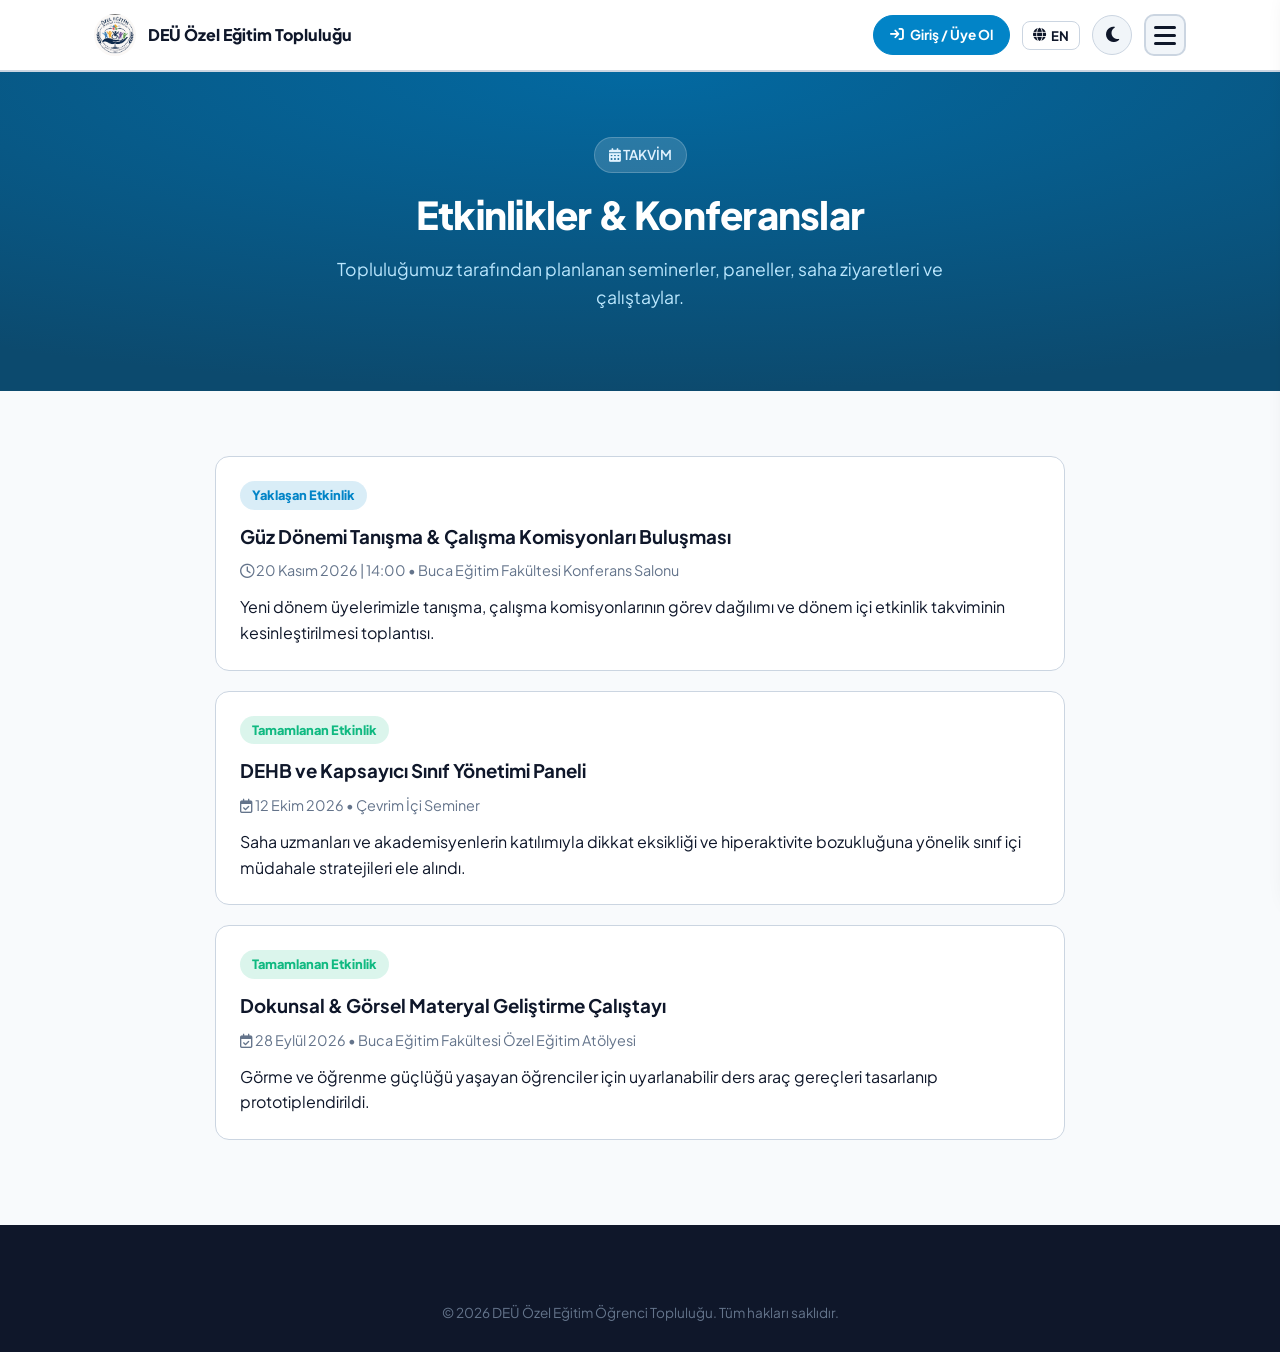
<file: etkinlikler.html>
<!DOCTYPE html>
<html lang="tr">
<head>
    <meta charset="UTF-8">
    <meta name="viewport" content="width=device-width, initial-scale=1.0">
    <title data-tr="Etkinlikler - DEÜ Özel Eğitim Topluluğu" data-en="Events - DEU Special Education Community">Etkinlikler - DEÜ Özel Eğitim Topluluğu</title>
    <link rel="icon" href="data:image/svg+xml,%3Csvg xmlns='http://www.w3.org/2000/svg' viewBox='0 0 100 100'%3E%3Ccircle cx='50' cy='50' r='50' fill='%230284c7'/%3E%3Ctext x='50%25' y='50%25' text-anchor='middle' dy='.35em' font-family='sans-serif' font-size='32' font-weight='800' fill='%23ffffff'%3EDEÜ%3C/text%3E%3C/svg%3E">
    <link rel="stylesheet" href="./style.css">
    <link rel="preconnect" href="https://fonts.googleapis.com">
    <link href="https://fonts.googleapis.com/css2?family=Plus+Jakarta+Sans:wght@400;500;600;700;800&family=Share+Tech+Mono&display=swap" rel="stylesheet">
    <link rel="stylesheet" href="https://cdnjs.cloudflare.com/ajax/libs/font-awesome/6.4.0/css/all.min.css">
    <style>
        .drawer-links .drawer-link.active-link,
        .drawer-links .drawer-link.highlight {
            color: #ffffff !important;
            font-weight: 800 !important;
            background: #0284c7 !important;
            border-radius: 8px !important;
        }
        .drawer-links .drawer-link.active-link i,
        .drawer-links .drawer-link.highlight i {
            color: #ffffff !important;
        }

        .user-avatar-btn {
            display: none;
            align-items: center;
            justify-content: center;
            width: 38px;
            height: 38px;
            border-radius: 50%;
            background: #0284c7;
            color: #fff;
            border: none;
            cursor: pointer;
        }

        .lang-switch-btn {
            background: transparent;
            border: 1px solid var(--border, #334155);
            color: var(--text-main, #0f172a);
            padding: 5px 10px;
            border-radius: 8px;
            font-weight: 700;
            font-size: 0.82rem;
            cursor: pointer;
            display: inline-flex;
            align-items: center;
            gap: 5px;
            transition: all 0.2s ease;
        }
        .lang-switch-btn:hover {
            border-color: #0284c7;
            color: #0284c7;
        }

        .event-card-item {
            background: var(--card-bg, #1e293b);
            border: 1px solid var(--border, #334155);
            border-radius: 14px;
            padding: 24px;
            margin-bottom: 20px;
            transition: 0.2s ease;
        }
        .event-card-item:hover {
            transform: translateY(-2px);
            border-color: var(--primary, #0284c7);
        }
        .event-badge {
            background: rgba(2, 132, 199, 0.15);
            color: var(--primary, #38bdf8);
            font-size: 0.8rem;
            font-weight: 800;
            padding: 4px 12px;
            border-radius: 20px;
            display: inline-block;
            margin-bottom: 12px;
        }
    </style>
</head>
<body>

    <!-- NAVBAR -->
    <header class="navbar">
        <div class="container nav-content">
            <a href="./index.html" class="logo">
                <img src="./logo.png" alt="DEÜ Logo" class="nav-logo-img">
                <span class="logo-text" data-tr="DEÜ Özel Eğitim Topluluğu" data-en="DEU Special Education Community">DEÜ Özel Eğitim Topluluğu</span>
            </a>
            <div class="nav-actions">
                <a href="./giris.html" class="nav-auth-btn" id="navAuthBtn">
                    <i class="fa-solid fa-arrow-right-to-bracket"></i> <span data-tr="Giriş / Üye Ol" data-en="Login / Sign Up">Giriş / Üye Ol</span>
                </a>
                <button class="user-avatar-btn" id="userAvatarBtn" onclick="location.href='./index.html'" title="Profil">
                    <i class="fa-solid fa-user" id="navAvatarIcon"></i>
                    <img id="navAvatarImg" style="display:none; width:100%; height:100%; border-radius:50%; object-fit:cover;" alt="Profil">
                </button>
                <button class="lang-switch-btn" id="langSwitchBtn" onclick="toggleSiteLang()" title="Language / Dil">
                    <i class="fa-solid fa-globe"></i> <span class="lang-btn-text">EN</span>
                </button>
                <button class="theme-toggle" id="themeToggleNav" aria-label="Karanlık Mod"><i class="fa-solid fa-moon"></i></button>
                <button class="menu-toggle" id="menuToggle" aria-label="Menü"><span></span><span></span><span></span></button>
            </div>
        </div>
    </header>

    <!-- 3 ÇİZGİ MENÜSÜ -->
    <div class="mobile-menu-overlay" id="mobileOverlay"></div>
    <div class="mobile-drawer" id="mobileDrawer">
        <div class="drawer-header">
            <span class="drawer-title" data-tr="MENÜ" data-en="MENU">MENÜ</span>
            <button class="drawer-close" id="drawerClose">&times;</button>
        </div>

        <div class="drawer-profile-card" id="drawerProfileBox" style="display:none;">
            <div class="drawer-profile-top">
                <div class="drawer-profile-avatar" title="Profil">
                    <i class="fa-solid fa-user" id="drawerAvatarIcon"></i>
                    <img id="drawerAvatarImg" style="display:none; width:100%; height:100%; border-radius:50%; object-fit:cover;" alt="Profil">
                </div>
                <div class="drawer-profile-info">
                    <h4 id="drawerUserName">Kullanıcı Adı</h4>
                    <span id="drawerUserDept">Bölüm</span>
                </div>
            </div>
            <div class="drawer-profile-actions">
                <button class="profile-action-btn logout" onclick="userLogout()"><i class="fa-solid fa-power-off"></i> <span data-tr="Çıkış" data-en="Logout">Çıkış</span></button>
            </div>
        </div>

        <div class="drawer-links" id="drawerNavLinks">
            <a href="./index.html" class="drawer-link" data-tr="Ana Sayfa" data-en="Home"><i class="fa-solid fa-house"></i> Ana Sayfa</a>
            <a href="./siralama.html" class="drawer-link" data-tr="Puan Sıralaması" data-en="Leaderboard"><i class="fa-solid fa-ranking-star"></i> Puan Sıralaması</a>
            <a href="./duyurular.html" class="drawer-link" data-tr="Duyurular" data-en="Announcements"><i class="fa-solid fa-bullhorn"></i> Duyurular</a>
            <a href="./hakkimizda.html" class="drawer-link" data-tr="Hakkımızda" data-en="About Us"><i class="fa-solid fa-circle-info"></i> Hakkımızda</a>
            <a href="./faaliyetler.html" class="drawer-link" data-tr="Faaliyetlerimiz" data-en="Activities"><i class="fa-solid fa-list-check"></i> Faaliyetlerimiz</a>
            <a href="./etkinlikler.html" class="drawer-link active-link highlight" data-tr="Etkinlikler" data-en="Events"><i class="fa-solid fa-calendar-days"></i> Etkinlikler</a>
            <a href="./ekip.html" class="drawer-link" data-tr="Ekibimiz" data-en="Our Team"><i class="fa-solid fa-users"></i> Ekibimiz</a>
            <a href="./dokumanlar.html" class="drawer-link" data-tr="Dökümanlar & Kaynaklar" data-en="Documents & Resources"><i class="fa-solid fa-file-pdf"></i> Dökümanlar & Kaynaklar</a>
            <a href="./sss.html" class="drawer-link" data-tr="Sıkça Sorulan Sorular" data-en="FAQ"><i class="fa-solid fa-circle-question"></i> Sıkça Sorulan Sorular</a>
            <a href="./index.html#basvuru" class="drawer-link drawer-btn-apply" data-tr="Aramıza Katıl" data-en="Join Us"><i class="fa-solid fa-user-plus"></i> Aramıza Katıl</a>
            <a href="#" target="_blank" class="drawer-link drawer-btn-wa" data-tr="WhatsApp Kanalı" data-en="WhatsApp Channel"><i class="fa-brands fa-whatsapp"></i> WhatsApp Kanalı</a>
            <a href="javascript:void(0)" id="logoutLink" class="drawer-link" style="display:none; color:#f87171; font-weight:700;" onclick="userLogout()" data-tr="Çıkış Yap" data-en="Logout"><i class="fa-solid fa-right-from-bracket"></i> Çıkış Yap</a>
        </div>
    </div>

    <!-- HERO -->
    <section class="hero" style="padding: 65px 0 50px;">
        <div class="container">
            <span class="hero-tag"><i class="fa-solid fa-calendar-days"></i> <span data-tr="TAKVİM" data-en="CALENDAR">TAKVİM</span></span>
            <h1 data-tr="Etkinlikler & Konferanslar" data-en="Events & Conferences">Etkinlikler & Konferanslar</h1>
            <p data-tr="Topluluğumuz tarafından planlanan seminerler, paneller, saha ziyaretleri ve çalıştaylar." data-en="Seminars, panels, field visits, and workshops organized by our community.">Topluluğumuz tarafından planlanan seminerler, paneller, saha ziyaretleri ve çalıştaylar.</p>
        </div>
    </section>

    <!-- ETKİNLİK LİSTESİ -->
    <section class="container section">
        <div style="max-width: 850px; margin: 0 auto;">
            <div class="event-card-item">
                <span class="event-badge" data-tr="Yaklaşan Etkinlik" data-en="Upcoming Event">Yaklaşan Etkinlik</span>
                <h3 style="color:var(--text-main); margin-bottom:8px;" data-tr="Güz Dönemi Tanışma & Çalışma Komisyonları Buluşması" data-en="Fall Semester Meet & Working Committees Gathering">Güz Dönemi Tanışma & Çalışma Komisyonları Buluşması</h3>
                <p style="color:var(--text-muted); font-size:0.9rem; margin-bottom:12px;">
                    <i class="fa-regular fa-clock"></i> <span data-tr="20 Kasım 2026 | 14:00 • Buca Eğitim Fakültesi Konferans Salonu" data-en="November 20, 2026 | 14:00 • Buca Faculty of Education Conference Hall">20 Kasım 2026 | 14:00 • Buca Eğitim Fakültesi Konferans Salonu</span>
                </p>
                <p style="color:var(--text-main);" data-tr="Yeni dönem üyelerimizle tanışma, çalışma komisyonlarının görev dağılımı ve dönem içi etkinlik takviminin kesinleştirilmesi toplantısı." data-en="Meeting for welcoming new members, distributing committee roles, and finalizing the semester events calendar.">Yeni dönem üyelerimizle tanışma, çalışma komisyonlarının görev dağılımı ve dönem içi etkinlik takviminin kesinleştirilmesi toplantısı.</p>
            </div>

            <div class="event-card-item">
                <span class="event-badge" style="background:rgba(16, 185, 129, 0.15); color:#10b981;" data-tr="Tamamlanan Etkinlik" data-en="Completed Event">Tamamlanan Etkinlik</span>
                <h3 style="color:var(--text-main); margin-bottom:8px;" data-tr="DEHB ve Kapsayıcı Sınıf Yönetimi Paneli" data-en="ADHD and Inclusive Classroom Management Panel">DEHB ve Kapsayıcı Sınıf Yönetimi Paneli</h3>
                <p style="color:var(--text-muted); font-size:0.9rem; margin-bottom:12px;">
                    <i class="fa-regular fa-calendar-check"></i> <span data-tr="12 Ekim 2026 • Çevrim İçi Seminer" data-en="October 12, 2026 • Online Webinar">12 Ekim 2026 • Çevrim İçi Seminer</span>
                </p>
                <p style="color:var(--text-main);" data-tr="Saha uzmanları ve akademisyenlerin katılımıyla dikkat eksikliği ve hiperaktivite bozukluğuna yönelik sınıf içi müdahale stratejileri ele alındı." data-en="Field experts and academics discussed in-class intervention strategies for attention deficit hyperactivity disorder.">Saha uzmanları ve akademisyenlerin katılımıyla dikkat eksikliği ve hiperaktivite bozukluğuna yönelik sınıf içi müdahale stratejileri ele alındı.</p>
            </div>

            <div class="event-card-item">
                <span class="event-badge" style="background:rgba(16, 185, 129, 0.15); color:#10b981;" data-tr="Tamamlanan Etkinlik" data-en="Completed Event">Tamamlanan Etkinlik</span>
                <h3 style="color:var(--text-main); margin-bottom:8px;" data-tr="Dokunsal & Görsel Materyal Geliştirme Çalıştayı" data-en="Tactile & Visual Material Development Workshop">Dokunsal & Görsel Materyal Geliştirme Çalıştayı</h3>
                <p style="color:var(--text-muted); font-size:0.9rem; margin-bottom:12px;">
                    <i class="fa-regular fa-calendar-check"></i> <span data-tr="28 Eylül 2026 • Buca Eğitim Fakültesi Özel Eğitim Atölyesi" data-en="September 28, 2026 • Buca Faculty Special Education Lab">28 Eylül 2026 • Buca Eğitim Fakültesi Özel Eğitim Atölyesi</span>
                </p>
                <p style="color:var(--text-main);" data-tr="Görme ve öğrenme güçlüğü yaşayan öğrenciler için uyarlanabilir ders araç gereçleri tasarlanıp prototiplendirildi." data-en="Adaptive educational tools and prototypes were crafted for students with visual and learning impairments.">Görme ve öğrenme güçlüğü yaşayan öğrenciler için uyarlanabilir ders araç gereçleri tasarlanıp prototiplendirildi.</p>
            </div>
        </div>
    </section>

    <!-- FOOTER -->
    <footer class="footer">
        <div class="container footer-bottom">
            <p data-tr="© 2026 DEÜ Özel Eğitim Öğrenci Topluluğu. Tüm hakları saklıdır." data-en="© 2026 DEU Special Education Student Community. All rights reserved.">© 2026 DEÜ Özel Eğitim Öğrenci Topluluğu. Tüm hakları saklıdır.</p>
        </div>
    </footer>

    <script>
        const session = JSON.parse(localStorage.getItem('active_session') || sessionStorage.getItem('active_session') || 'null');
        if (session) {
            document.getElementById('navAuthBtn').style.display = 'none';
            document.getElementById('logoutLink').style.display = 'block';
            document.getElementById('userAvatarBtn').style.display = 'inline-flex';
            document.getElementById('drawerProfileBox').style.display = 'flex';
            document.getElementById('drawerUserName').innerText = session.fullName || session.username;
            document.getElementById('drawerUserDept').innerText = session.dept || 'Özel Eğitim';
        }

        function userLogout() {
            localStorage.removeItem('active_session');
            sessionStorage.removeItem('active_session');
            location.reload();
        }

        // MENÜ AÇMA / KAPAMA İŞLEMLERİ (3 ÇİZGİ DÜZELTİLDİ)
        const toggleBtn = document.getElementById('menuToggle');
        const closeBtn = document.getElementById('drawerClose');
        const drawer = document.getElementById('mobileDrawer');
        const overlay = document.getElementById('mobileOverlay');

        function openMenu() {
            drawer.classList.add('active');
            overlay.classList.add('active');
        }

        function closeMenu() {
            drawer.classList.remove('active');
            overlay.classList.remove('active');
        }

        if (toggleBtn) toggleBtn.addEventListener('click', openMenu);
        if (closeBtn) closeBtn.addEventListener('click', closeMenu);
        if (overlay) overlay.addEventListener('click', closeMenu);

        // Tema
        const rootElement = document.documentElement;
        const themeBtn = document.getElementById('themeToggleNav');
        function applyTheme(isDark) {
            if (isDark) {
                rootElement.classList.add('dark-theme');
                if (themeBtn) themeBtn.querySelector('i')?.classList.replace('fa-moon', 'fa-sun');
            } else {
                rootElement.classList.remove('dark-theme');
                if (themeBtn) themeBtn.querySelector('i')?.classList.replace('fa-sun', 'fa-moon');
            }
        }
        applyTheme(localStorage.getItem('site_theme') === 'dark');
        if (themeBtn) {
            themeBtn.addEventListener('click', () => {
                const isDark = !rootElement.classList.contains('dark-theme');
                applyTheme(isDark);
                localStorage.setItem('site_theme', isDark ? 'dark' : 'light');
            });
        }
    </script>
    <script src="./lang.js"></script>
</body>
</html>
</file>
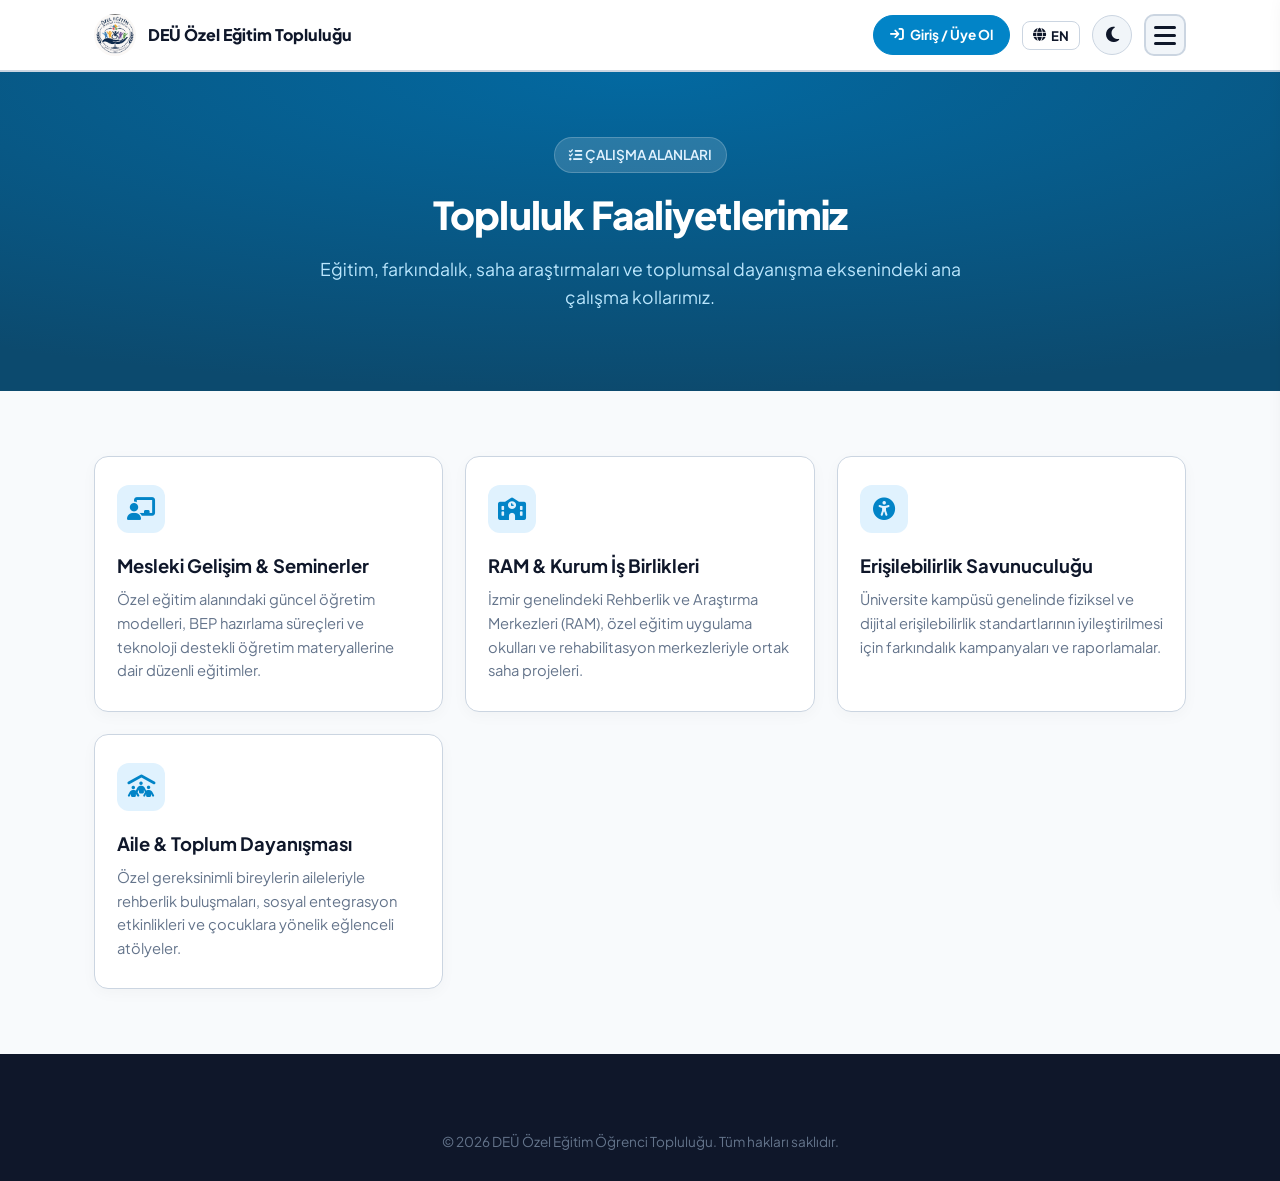
<file: faaliyetler.html>
<!DOCTYPE html>
<html lang="tr">
<head>
    <meta charset="UTF-8">
    <meta name="viewport" content="width=device-width, initial-scale=1.0">
    <title data-tr="Faaliyetlerimiz - DEÜ Özel Eğitim Topluluğu" data-en="Activities - DEU Special Education Community">Faaliyetlerimiz - DEÜ Özel Eğitim Topluluğu</title>
    <link rel="icon" href="data:image/svg+xml,%3Csvg xmlns='http://www.w3.org/2000/svg' viewBox='0 0 100 100'%3E%3Ccircle cx='50' cy='50' r='50' fill='%230284c7'/%3E%3Ctext x='50%25' y='50%25' text-anchor='middle' dy='.35em' font-family='sans-serif' font-size='32' font-weight='800' fill='%23ffffff'%3EDEÜ%3C/text%3E%3C/svg%3E">
    <link rel="stylesheet" href="./style.css">
    <link rel="preconnect" href="https://fonts.googleapis.com">
    <link href="https://fonts.googleapis.com/css2?family=Plus+Jakarta+Sans:wght@400;500;600;700;800&family=Share+Tech+Mono&display=swap" rel="stylesheet">
    <link rel="stylesheet" href="https://cdnjs.cloudflare.com/ajax/libs/font-awesome/6.4.0/css/all.min.css">
    <style>
        .drawer-links .drawer-link.active-link,
        .drawer-links .drawer-link.highlight {
            color: #ffffff !important;
            font-weight: 800 !important;
            background: #0284c7 !important;
            border-radius: 8px !important;
        }
        .drawer-links .drawer-link.active-link i,
        .drawer-links .drawer-link.highlight i {
            color: #ffffff !important;
        }

        .user-avatar-btn {
            display: none;
            align-items: center;
            justify-content: center;
            width: 38px;
            height: 38px;
            border-radius: 50%;
            background: #0284c7;
            color: #fff;
            border: none;
            cursor: pointer;
        }

        .lang-switch-btn {
            background: transparent;
            border: 1px solid var(--border, #334155);
            color: var(--text-main, #0f172a);
            padding: 5px 10px;
            border-radius: 8px;
            font-weight: 700;
            font-size: 0.82rem;
            cursor: pointer;
            display: inline-flex;
            align-items: center;
            gap: 5px;
            transition: all 0.2s ease;
        }
        .lang-switch-btn:hover {
            border-color: #0284c7;
            color: #0284c7;
        }
    </style>
</head>
<body>

    <!-- NAVBAR -->
    <header class="navbar">
        <div class="container nav-content">
            <a href="./index.html" class="logo">
                <img src="./logo.png" alt="DEÜ Logo" class="nav-logo-img">
                <span class="logo-text" data-tr="DEÜ Özel Eğitim Topluluğu" data-en="DEU Special Education Community">DEÜ Özel Eğitim Topluluğu</span>
            </a>
            <div class="nav-actions">
                <a href="./giris.html" class="nav-auth-btn" id="navAuthBtn">
                    <i class="fa-solid fa-arrow-right-to-bracket"></i> <span data-tr="Giriş / Üye Ol" data-en="Login / Sign Up">Giriş / Üye Ol</span>
                </a>
                <button class="user-avatar-btn" id="userAvatarBtn" onclick="location.href='./index.html'" title="Profil">
                    <i class="fa-solid fa-user" id="navAvatarIcon"></i>
                    <img id="navAvatarImg" style="display:none; width:100%; height:100%; border-radius:50%; object-fit:cover;" alt="Profil">
                </button>
                <button class="lang-switch-btn" id="langSwitchBtn" onclick="toggleSiteLang()" title="Language / Dil">
                    <i class="fa-solid fa-globe"></i> <span class="lang-btn-text">EN</span>
                </button>
                <button class="theme-toggle" id="themeToggleNav" aria-label="Karanlık Mod"><i class="fa-solid fa-moon"></i></button>
                <button class="menu-toggle" id="menuToggle" aria-label="Menü"><span></span><span></span><span></span></button>
            </div>
        </div>
    </header>

    <!-- 3 ÇİZGİ MENÜSÜ -->
    <div class="mobile-menu-overlay" id="mobileOverlay"></div>
    <div class="mobile-drawer" id="mobileDrawer">
        <div class="drawer-header">
            <span class="drawer-title" data-tr="MENÜ" data-en="MENU">MENÜ</span>
            <button class="drawer-close" id="drawerClose">&times;</button>
        </div>

        <div class="drawer-profile-card" id="drawerProfileBox" style="display:none;">
            <div class="drawer-profile-top">
                <div class="drawer-profile-avatar" title="Profil">
                    <i class="fa-solid fa-user" id="drawerAvatarIcon"></i>
                    <img id="drawerAvatarImg" style="display:none; width:100%; height:100%; border-radius:50%; object-fit:cover;" alt="Profil">
                </div>
                <div class="drawer-profile-info">
                    <h4 id="drawerUserName">Kullanıcı Adı</h4>
                    <span id="drawerUserDept">Bölüm</span>
                </div>
            </div>
            <div class="drawer-profile-actions">
                <button class="profile-action-btn logout" onclick="userLogout()"><i class="fa-solid fa-power-off"></i> <span data-tr="Çıkış" data-en="Logout">Çıkış</span></button>
            </div>
        </div>

        <div class="drawer-links" id="drawerNavLinks">
            <a href="./index.html" class="drawer-link" data-tr="Ana Sayfa" data-en="Home"><i class="fa-solid fa-house"></i> Ana Sayfa</a>
            <a href="./siralama.html" class="drawer-link" data-tr="Puan Sıralaması" data-en="Leaderboard"><i class="fa-solid fa-ranking-star"></i> Puan Sıralaması</a>
            <a href="./duyurular.html" class="drawer-link" data-tr="Duyurular" data-en="Announcements"><i class="fa-solid fa-bullhorn"></i> Duyurular</a>
            <a href="./hakkimizda.html" class="drawer-link" data-tr="Hakkımızda" data-en="About Us"><i class="fa-solid fa-circle-info"></i> Hakkımızda</a>
            <a href="./faaliyetler.html" class="drawer-link active-link highlight" data-tr="Faaliyetlerimiz" data-en="Activities"><i class="fa-solid fa-list-check"></i> Faaliyetlerimiz</a>
            <a href="./etkinlikler.html" class="drawer-link" data-tr="Etkinlikler" data-en="Events"><i class="fa-solid fa-calendar-days"></i> Etkinlikler</a>
            <a href="./ekip.html" class="drawer-link" data-tr="Ekibimiz" data-en="Our Team"><i class="fa-solid fa-users"></i> Ekibimiz</a>
            <a href="./dokumanlar.html" class="drawer-link" data-tr="Dökümanlar & Kaynaklar" data-en="Documents & Resources"><i class="fa-solid fa-file-pdf"></i> Dökümanlar & Kaynaklar</a>
            <a href="./sss.html" class="drawer-link" data-tr="Sıkça Sorulan Sorular" data-en="FAQ"><i class="fa-solid fa-circle-question"></i> Sıkça Sorulan Sorular</a>
            <a href="./index.html#basvuru" class="drawer-link drawer-btn-apply" data-tr="Aramıza Katıl" data-en="Join Us"><i class="fa-solid fa-user-plus"></i> Aramıza Katıl</a>
            <a href="#" target="_blank" class="drawer-link drawer-btn-wa" data-tr="WhatsApp Kanalı" data-en="WhatsApp Channel"><i class="fa-brands fa-whatsapp"></i> WhatsApp Kanalı</a>
            <a href="javascript:void(0)" id="logoutLink" class="drawer-link" style="display:none; color:#f87171; font-weight:700;" onclick="userLogout()" data-tr="Çıkış Yap" data-en="Logout"><i class="fa-solid fa-right-from-bracket"></i> Çıkış Yap</a>
        </div>
    </div>

    <!-- HERO -->
    <section class="hero" style="padding: 65px 0 50px;">
        <div class="container">
            <span class="hero-tag"><i class="fa-solid fa-list-check"></i> <span data-tr="ÇALIŞMA ALANLARI" data-en="FOCUS AREAS">ÇALIŞMA ALANLARI</span></span>
            <h1 data-tr="Topluluk Faaliyetlerimiz" data-en="Community Activities">Topluluk Faaliyetlerimiz</h1>
            <p data-tr="Eğitim, farkındalık, saha araştırmaları ve toplumsal dayanışma eksenindeki ana çalışma kollarımız." data-en="Our core focus pillars across education, awareness, field research, and social solidarity.">Eğitim, farkındalık, saha araştırmaları ve toplumsal dayanışma eksenindeki ana çalışma kollarımız.</p>
        </div>
    </section>

    <!-- FAALİYET KARTLARI -->
    <section class="container section">
        <div class="feature-grid">
            <div class="feature-card">
                <div class="feature-icon"><i class="fa-solid fa-chalkboard-user"></i></div>
                <h3 data-tr="Mesleki Gelişim & Seminerler" data-en="Professional Growth & Seminars">Mesleki Gelişim & Seminerler</h3>
                <p data-tr="Özel eğitim alanındaki güncel öğretim modelleri, BEP hazırlama süreçleri ve teknoloji destekli öğretim materyallerine dair düzenli eğitimler." data-en="Regular training programs covering current teaching methods, IEP workflows, and technology-assisted educational tools.">Özel eğitim alanındaki güncel öğretim modelleri, BEP hazırlama süreçleri ve teknoloji destekli öğretim materyallerine dair düzenli eğitimler.</p>
            </div>

            <div class="feature-card">
                <div class="feature-icon"><i class="fa-solid fa-school"></i></div>
                <h3 data-tr="RAM & Kurum İş Birlikleri" data-en="Counseling Centers & NGO Partnerships">RAM & Kurum İş Birlikleri</h3>
                <p data-tr="İzmir genelindeki Rehberlik ve Araştırma Merkezleri (RAM), özel eğitim uygulama okulları ve rehabilitasyon merkezleriyle ortak saha projeleri." data-en="Joint field initiatives with Guidance and Research Centers (RAM), special education schools, and rehabilitation centers in Izmir.">İzmir genelindeki Rehberlik ve Araştırma Merkezleri (RAM), özel eğitim uygulama okulları ve rehabilitasyon merkezleriyle ortak saha projeleri.</p>
            </div>

            <div class="feature-card">
                <div class="feature-icon"><i class="fa-solid fa-universal-access"></i></div>
                <h3 data-tr="Erişilebilirlik Savunuculuğu" data-en="Accessibility Advocacy">Erişilebilirlik Savunuculuğu</h3>
                <p data-tr="Üniversite kampüsü genelinde fiziksel ve dijital erişilebilirlik standartlarının iyileştirilmesi için farkındalık kampanyaları ve raporlamalar." data-en="Campaigns and assessments aimed at improving physical and digital accessibility standards across our university campus.">Üniversite kampüsü genelinde fiziksel ve dijital erişilebilirlik standartlarının iyileştirilmesi için farkındalık kampanyaları ve raporlamalar.</p>
            </div>

            <div class="feature-card">
                <div class="feature-icon"><i class="fa-solid fa-people-roof"></i></div>
                <h3 data-tr="Aile & Toplum Dayanışması" data-en="Family & Community Solidarity">Aile & Toplum Dayanışması</h3>
                <p data-tr="Özel gereksinimli bireylerin aileleriyle rehberlik buluşmaları, sosyal entegrasyon etkinlikleri ve çocuklara yönelik eğlenceli atölyeler." data-en="Guidance sessions with families of individuals with special needs, social integration programs, and engaging workshops for children.">Özel gereksinimli bireylerin aileleriyle rehberlik buluşmaları, sosyal entegrasyon etkinlikleri ve çocuklara yönelik eğlenceli atölyeler.</p>
            </div>
        </div>
    </section>

    <!-- FOOTER -->
    <footer class="footer">
        <div class="container footer-bottom">
            <p data-tr="© 2026 DEÜ Özel Eğitim Öğrenci Topluluğu. Tüm hakları saklıdır." data-en="© 2026 DEU Special Education Student Community. All rights reserved.">© 2026 DEÜ Özel Eğitim Öğrenci Topluluğu. Tüm hakları saklıdır.</p>
        </div>
    </footer>

    <script>
        const session = JSON.parse(localStorage.getItem('active_session') || sessionStorage.getItem('active_session') || 'null');
        if (session) {
            document.getElementById('navAuthBtn').style.display = 'none';
            document.getElementById('logoutLink').style.display = 'block';
            document.getElementById('userAvatarBtn').style.display = 'inline-flex';
            document.getElementById('drawerProfileBox').style.display = 'flex';
            document.getElementById('drawerUserName').innerText = session.fullName || session.username;
            document.getElementById('drawerUserDept').innerText = session.dept || 'Özel Eğitim';
        }

        function userLogout() {
            localStorage.removeItem('active_session');
            sessionStorage.removeItem('active_session');
            location.reload();
        }

        const toggleBtn = document.getElementById('menuToggle');
        const closeBtn = document.getElementById('drawerClose');
        const drawer = document.getElementById('mobileDrawer');
        const overlay = document.getElementById('mobileOverlay');
        toggleBtn.addEventListener('click', () => { drawer.classList.add('active'); overlay.classList.add('active'); });
        closeBtn.addEventListener('click', () => { drawer.classList.remove('active'); overlay.classList.remove('active'); });
        overlay.addEventListener('click', () => { drawer.classList.remove('active'); overlay.classList.remove('active'); });

        const rootElement = document.documentElement;
        const themeBtn = document.getElementById('themeToggleNav');
        function applyTheme(isDark) {
            if (isDark) {
                rootElement.classList.add('dark-theme');
                if (themeBtn) themeBtn.querySelector('i')?.classList.replace('fa-moon', 'fa-sun');
            } else {
                rootElement.classList.remove('dark-theme');
                if (themeBtn) themeBtn.querySelector('i')?.classList.replace('fa-sun', 'fa-moon');
            }
        }
        applyTheme(localStorage.getItem('site_theme') === 'dark');
        themeBtn.addEventListener('click', () => {
            const isDark = !rootElement.classList.contains('dark-theme');
            applyTheme(isDark);
            localStorage.setItem('site_theme', isDark ? 'dark' : 'light');
        });
    </script>
    <script src="./lang.js"></script>
</body>
</html>
</file>
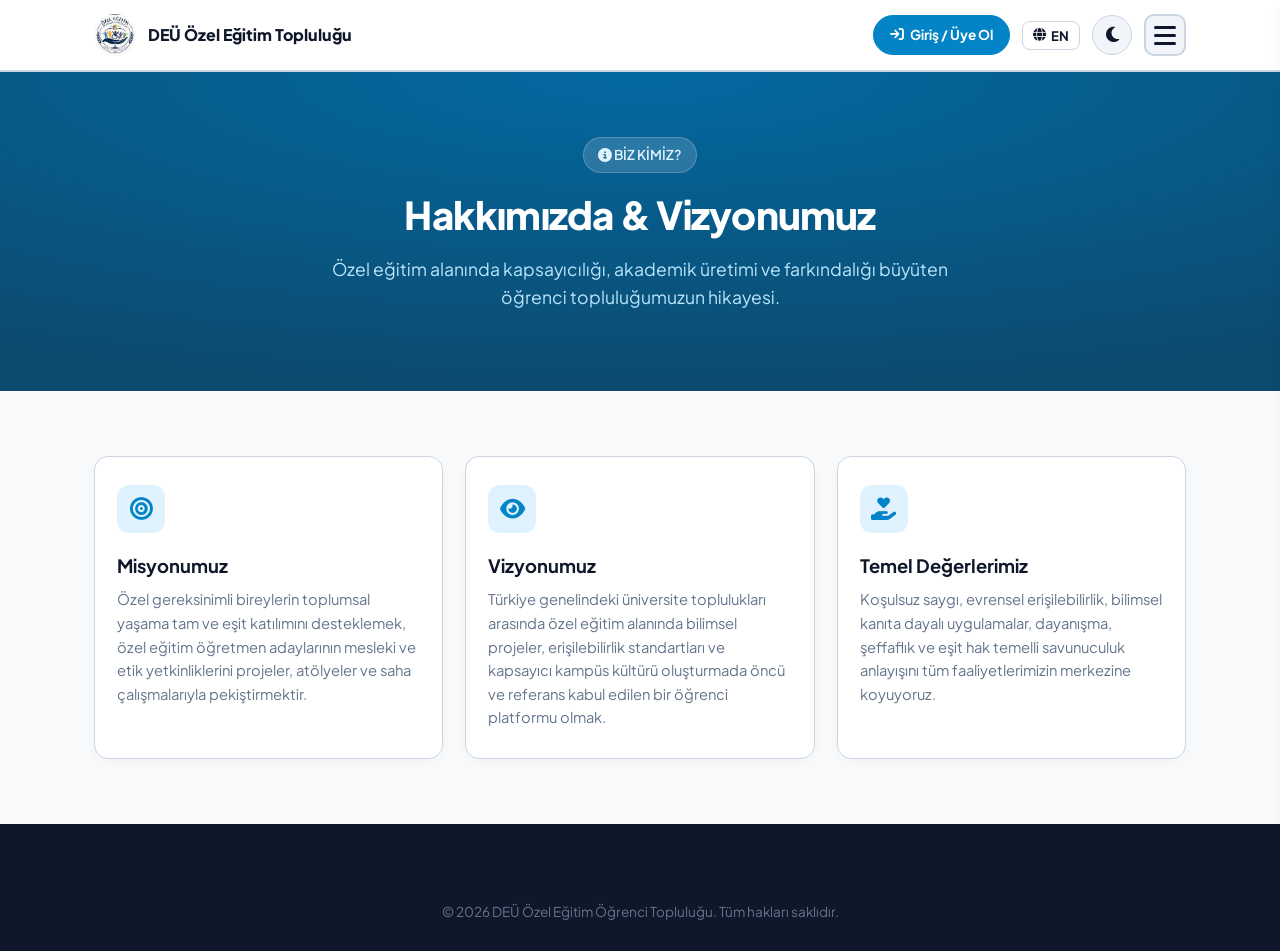
<file: hakkimizda.html>
<!DOCTYPE html>
<html lang="tr">
<head>
    <meta charset="UTF-8">
    <meta name="viewport" content="width=device-width, initial-scale=1.0">
    <title data-tr="Hakkımızda - DEÜ Özel Eğitim Topluluğu" data-en="About Us - DEU Special Education Community">Hakkımızda - DEÜ Özel Eğitim Topluluğu</title>
    <link rel="icon" href="data:image/svg+xml,%3Csvg xmlns='http://www.w3.org/2000/svg' viewBox='0 0 100 100'%3E%3Ccircle cx='50' cy='50' r='50' fill='%230284c7'/%3E%3Ctext x='50%25' y='50%25' text-anchor='middle' dy='.35em' font-family='sans-serif' font-size='32' font-weight='800' fill='%23ffffff'%3EDEÜ%3C/text%3E%3C/svg%3E">
    <link rel="stylesheet" href="./style.css">
    <link rel="preconnect" href="https://fonts.googleapis.com">
    <link href="https://fonts.googleapis.com/css2?family=Plus+Jakarta+Sans:wght@400;500;600;700;800&family=Share+Tech+Mono&display=swap" rel="stylesheet">
    <link rel="stylesheet" href="https://cdnjs.cloudflare.com/ajax/libs/font-awesome/6.4.0/css/all.min.css">
    <style>
        .drawer-links .drawer-link.active-link,
        .drawer-links .drawer-link.highlight {
            color: #ffffff !important;
            font-weight: 800 !important;
            background: #0284c7 !important;
            border-radius: 8px !important;
        }
        .drawer-links .drawer-link.active-link i,
        .drawer-links .drawer-link.highlight i {
            color: #ffffff !important;
        }

        .user-avatar-btn {
            display: none;
            align-items: center;
            justify-content: center;
            width: 38px;
            height: 38px;
            border-radius: 50%;
            background: #0284c7;
            color: #fff;
            border: none;
            cursor: pointer;
        }

        .lang-switch-btn {
            background: transparent;
            border: 1px solid var(--border, #334155);
            color: var(--text-main, #0f172a);
            padding: 5px 10px;
            border-radius: 8px;
            font-weight: 700;
            font-size: 0.82rem;
            cursor: pointer;
            display: inline-flex;
            align-items: center;
            gap: 5px;
            transition: all 0.2s ease;
        }
        .lang-switch-btn:hover {
            border-color: #0284c7;
            color: #0284c7;
        }
    </style>
</head>
<body>

    <!-- NAVBAR -->
    <header class="navbar">
        <div class="container nav-content">
            <a href="./index.html" class="logo">
                <img src="./logo.png" alt="DEÜ Logo" class="nav-logo-img">
                <span class="logo-text" data-tr="DEÜ Özel Eğitim Topluluğu" data-en="DEU Special Education Community">DEÜ Özel Eğitim Topluluğu</span>
            </a>
            <div class="nav-actions">
                <a href="./giris.html" class="nav-auth-btn" id="navAuthBtn">
                    <i class="fa-solid fa-arrow-right-to-bracket"></i> <span data-tr="Giriş / Üye Ol" data-en="Login / Sign Up">Giriş / Üye Ol</span>
                </a>
                <button class="user-avatar-btn" id="userAvatarBtn" onclick="location.href='./index.html'" title="Profil">
                    <i class="fa-solid fa-user" id="navAvatarIcon"></i>
                    <img id="navAvatarImg" style="display:none; width:100%; height:100%; border-radius:50%; object-fit:cover;" alt="Profil">
                </button>
                <button class="lang-switch-btn" id="langSwitchBtn" onclick="toggleSiteLang()" title="Language / Dil">
                    <i class="fa-solid fa-globe"></i> <span class="lang-btn-text">EN</span>
                </button>
                <button class="theme-toggle" id="themeToggleNav" aria-label="Karanlık Mod"><i class="fa-solid fa-moon"></i></button>
                <button class="menu-toggle" id="menuToggle" aria-label="Menü"><span></span><span></span><span></span></button>
            </div>
        </div>
    </header>

    <!-- 3 ÇİZGİ MENÜSÜ -->
    <div class="mobile-menu-overlay" id="mobileOverlay"></div>
    <div class="mobile-drawer" id="mobileDrawer">
        <div class="drawer-header">
            <span class="drawer-title" data-tr="MENÜ" data-en="MENU">MENÜ</span>
            <button class="drawer-close" id="drawerClose">&times;</button>
        </div>

        <div class="drawer-profile-card" id="drawerProfileBox" style="display:none;">
            <div class="drawer-profile-top">
                <div class="drawer-profile-avatar" title="Profil">
                    <i class="fa-solid fa-user" id="drawerAvatarIcon"></i>
                    <img id="drawerAvatarImg" style="display:none; width:100%; height:100%; border-radius:50%; object-fit:cover;" alt="Profil">
                </div>
                <div class="drawer-profile-info">
                    <h4 id="drawerUserName">Kullanıcı Adı</h4>
                    <span id="drawerUserDept">Bölüm</span>
                </div>
            </div>
            <div class="drawer-profile-actions">
                <button class="profile-action-btn logout" onclick="userLogout()"><i class="fa-solid fa-power-off"></i> <span data-tr="Çıkış" data-en="Logout">Çıkış</span></button>
            </div>
        </div>

        <div class="drawer-links" id="drawerNavLinks">
            <a href="./index.html" class="drawer-link" data-tr="Ana Sayfa" data-en="Home"><i class="fa-solid fa-house"></i> Ana Sayfa</a>
            <a href="./siralama.html" class="drawer-link" data-tr="Puan Sıralaması" data-en="Leaderboard"><i class="fa-solid fa-ranking-star"></i> Puan Sıralaması</a>
            <a href="./duyurular.html" class="drawer-link" data-tr="Duyurular" data-en="Announcements"><i class="fa-solid fa-bullhorn"></i> Duyurular</a>
            <a href="./hakkimizda.html" class="drawer-link active-link highlight" data-tr="Hakkımızda" data-en="About Us"><i class="fa-solid fa-circle-info"></i> Hakkımızda</a>
            <a href="./faaliyetler.html" class="drawer-link" data-tr="Faaliyetlerimiz" data-en="Activities"><i class="fa-solid fa-list-check"></i> Faaliyetlerimiz</a>
            <a href="./etkinlikler.html" class="drawer-link" data-tr="Etkinlikler" data-en="Events"><i class="fa-solid fa-calendar-days"></i> Etkinlikler</a>
            <a href="./ekip.html" class="drawer-link" data-tr="Ekibimiz" data-en="Our Team"><i class="fa-solid fa-users"></i> Ekibimiz</a>
            <a href="./dokumanlar.html" class="drawer-link" data-tr="Dökümanlar & Kaynaklar" data-en="Documents & Resources"><i class="fa-solid fa-file-pdf"></i> Dökümanlar & Kaynaklar</a>
            <a href="./sss.html" class="drawer-link" data-tr="Sıkça Sorulan Sorular" data-en="FAQ"><i class="fa-solid fa-circle-question"></i> Sıkça Sorulan Sorular</a>
            <a href="./index.html#basvuru" class="drawer-link drawer-btn-apply" data-tr="Aramıza Katıl" data-en="Join Us"><i class="fa-solid fa-user-plus"></i> Aramıza Katıl</a>
            <a href="#" target="_blank" class="drawer-link drawer-btn-wa" data-tr="WhatsApp Kanalı" data-en="WhatsApp Channel"><i class="fa-brands fa-whatsapp"></i> WhatsApp Kanalı</a>
            <a href="javascript:void(0)" id="logoutLink" class="drawer-link" style="display:none; color:#f87171; font-weight:700;" onclick="userLogout()" data-tr="Çıkış Yap" data-en="Logout"><i class="fa-solid fa-right-from-bracket"></i> Çıkış Yap</a>
        </div>
    </div>

    <!-- HERO -->
    <section class="hero" style="padding: 65px 0 50px;">
        <div class="container">
            <span class="hero-tag"><i class="fa-solid fa-circle-info"></i> <span data-tr="BİZ KİMİZ?" data-en="WHO ARE WE?">BİZ KİMİZ?</span></span>
            <h1 data-tr="Hakkımızda & Vizyonumuz" data-en="About Us & Our Vision">Hakkımızda & Vizyonumuz</h1>
            <p data-tr="Özel eğitim alanında kapsayıcılığı, akademik üretimi ve farkındalığı büyüten öğrenci topluluğumuzun hikayesi." data-en="The story of our student community expanding inclusivity, academic growth, and awareness in special education.">Özel eğitim alanında kapsayıcılığı, akademik üretimi ve farkındalığı büyüten öğrenci topluluğumuzun hikayesi.</p>
        </div>
    </section>

    <!-- İÇERİK KARTLARI -->
    <section class="container section">
        <div class="feature-grid" style="grid-template-columns: repeat(auto-fit, minmax(320px, 1fr));">
            <div class="feature-card">
                <div class="feature-icon"><i class="fa-solid fa-bullseye"></i></div>
                <h3 data-tr="Misyonumuz" data-en="Our Mission">Misyonumuz</h3>
                <p data-tr="Özel gereksinimli bireylerin toplumsal yaşama tam ve eşit katılımını desteklemek, özel eğitim öğretmen adaylarının mesleki ve etik yetkinliklerini projeler, atölyeler ve saha çalışmalarıyla pekiştirmektir." data-en="To support the full and equal participation of individuals with special needs in social life, and empower prospective special education teachers through projects, workshops, and field practice.">Özel gereksinimli bireylerin toplumsal yaşama tam ve eşit katılımını desteklemek, özel eğitim öğretmen adaylarının mesleki ve etik yetkinliklerini projeler, atölyeler ve saha çalışmalarıyla pekiştirmektir.</p>
            </div>
            <div class="feature-card">
                <div class="feature-icon"><i class="fa-solid fa-eye"></i></div>
                <h3 data-tr="Vizyonumuz" data-en="Our Vision">Vizyonumuz</h3>
                <p data-tr="Türkiye genelindeki üniversite toplulukları arasında özel eğitim alanında bilimsel projeler, erişilebilirlik standartları ve kapsayıcı kampüs kültürü oluşturmada öncü ve referans kabul edilen bir öğrenci platformu olmak." data-en="To become a pioneering reference student platform in scientific projects, accessibility standards, and inclusive campus culture among universities across Turkey.">Türkiye genelindeki üniversite toplulukları arasında özel eğitim alanında bilimsel projeler, erişilebilirlik standartları ve kapsayıcı kampüs kültürü oluşturmada öncü ve referans kabul edilen bir öğrenci platformu olmak.</p>
            </div>
            <div class="feature-card">
                <div class="feature-icon"><i class="fa-solid fa-hand-holding-heart"></i></div>
                <h3 data-tr="Temel Değerlerimiz" data-en="Our Core Values">Temel Değerlerimiz</h3>
                <p data-tr="Koşulsuz saygı, evrensel erişilebilirlik, bilimsel kanıta dayalı uygulamalar, dayanışma, şeffaflık ve eşit hak temelli savunuculuk anlayışını tüm faaliyetlerimizin merkezine koyuyoruz." data-en="We put unconditional respect, universal accessibility, evidence-based practices, solidarity, transparency, and rights-based advocacy at the heart of our actions.">Koşulsuz saygı, evrensel erişilebilirlik, bilimsel kanıta dayalı uygulamalar, dayanışma, şeffaflık ve eşit hak temelli savunuculuk anlayışını tüm faaliyetlerimizin merkezine koyuyoruz.</p>
            </div>
        </div>
    </section>

    <!-- FOOTER -->
    <footer class="footer">
        <div class="container footer-bottom">
            <p data-tr="© 2026 DEÜ Özel Eğitim Öğrenci Topluluğu. Tüm hakları saklıdır." data-en="© 2026 DEU Special Education Student Community. All rights reserved.">© 2026 DEÜ Özel Eğitim Öğrenci Topluluğu. Tüm hakları saklıdır.</p>
        </div>
    </footer>

    <script>
        const session = JSON.parse(localStorage.getItem('active_session') || sessionStorage.getItem('active_session') || 'null');
        if (session) {
            document.getElementById('navAuthBtn').style.display = 'none';
            document.getElementById('logoutLink').style.display = 'block';
            document.getElementById('userAvatarBtn').style.display = 'inline-flex';
            document.getElementById('drawerProfileBox').style.display = 'flex';
            document.getElementById('drawerUserName').innerText = session.fullName || session.username;
            document.getElementById('drawerUserDept').innerText = session.dept || 'Özel Eğitim';
        }

        function userLogout() {
            localStorage.removeItem('active_session');
            sessionStorage.removeItem('active_session');
            location.reload();
        }

        const toggleBtn = document.getElementById('menuToggle');
        const closeBtn = document.getElementById('drawerClose');
        const drawer = document.getElementById('mobileDrawer');
        const overlay = document.getElementById('mobileOverlay');
        toggleBtn.addEventListener('click', () => { drawer.classList.add('active'); overlay.classList.add('active'); });
        closeBtn.addEventListener('click', () => { drawer.classList.remove('active'); overlay.classList.remove('active'); });
        overlay.addEventListener('click', () => { drawer.classList.remove('active'); overlay.classList.remove('active'); });

        const rootElement = document.documentElement;
        const themeBtn = document.getElementById('themeToggleNav');
        function applyTheme(isDark) {
            if (isDark) {
                rootElement.classList.add('dark-theme');
                if (themeBtn) themeBtn.querySelector('i')?.classList.replace('fa-moon', 'fa-sun');
            } else {
                rootElement.classList.remove('dark-theme');
                if (themeBtn) themeBtn.querySelector('i')?.classList.replace('fa-sun', 'fa-moon');
            }
        }
        applyTheme(localStorage.getItem('site_theme') === 'dark');
        themeBtn.addEventListener('click', () => {
            const isDark = !rootElement.classList.contains('dark-theme');
            applyTheme(isDark);
            localStorage.setItem('site_theme', isDark ? 'dark' : 'light');
        });
    </script>
    <script src="./lang.js"></script>
</body>
</html>
</file>
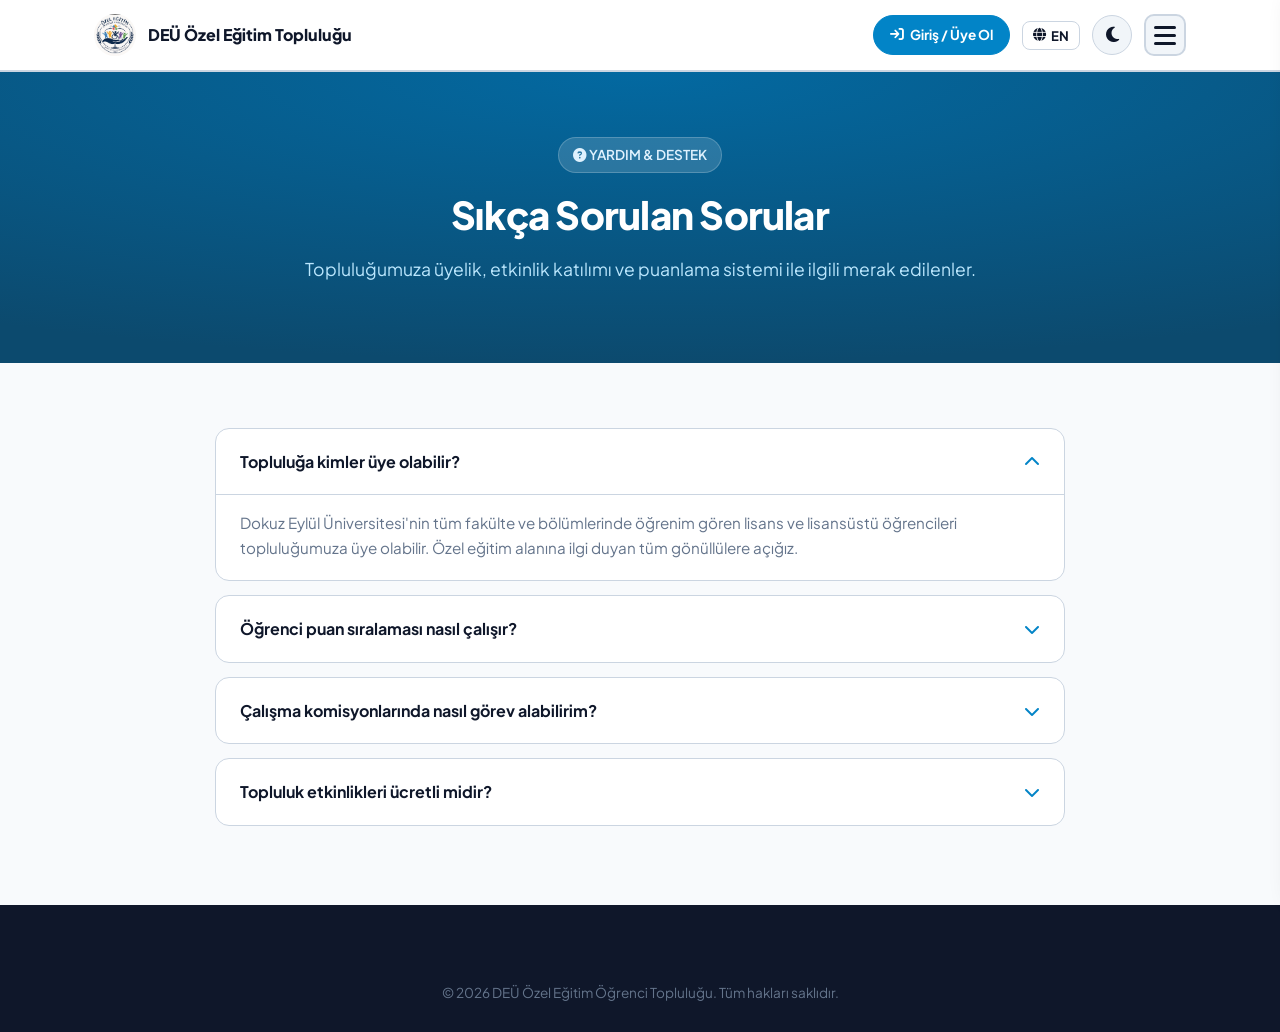
<file: sss.html>
<!DOCTYPE html>
<html lang="tr">
<head>
    <meta charset="UTF-8">
    <meta name="viewport" content="width=device-width, initial-scale=1.0">
    <title data-tr="Sıkça Sorulan Sorular - DEÜ Özel Eğitim Topluluğu" data-en="FAQ - DEU Special Education Community">Sıkça Sorulan Sorular - DEÜ Özel Eğitim Topluluğu</title>
    <link rel="icon" href="data:image/svg+xml,%3Csvg xmlns='http://www.w3.org/2000/svg' viewBox='0 0 100 100'%3E%3Ccircle cx='50' cy='50' r='50' fill='%230284c7'/%3E%3Ctext x='50%25' y='50%25' text-anchor='middle' dy='.35em' font-family='sans-serif' font-size='32' font-weight='800' fill='%23ffffff'%3EDEÜ%3C/text%3E%3C/svg%3E">
    <link rel="stylesheet" href="./style.css">
    <link rel="preconnect" href="https://fonts.googleapis.com">
    <link href="https://fonts.googleapis.com/css2?family=Plus+Jakarta+Sans:wght@400;500;600;700;800&family=Share+Tech+Mono&display=swap" rel="stylesheet">
    <link rel="stylesheet" href="https://cdnjs.cloudflare.com/ajax/libs/font-awesome/6.4.0/css/all.min.css">
    <style>
        .drawer-links .drawer-link.active-link,
        .drawer-links .drawer-link.highlight {
            color: #ffffff !important;
            font-weight: 800 !important;
            background: #0284c7 !important;
            border-radius: 8px !important;
        }
        .drawer-links .drawer-link.active-link i,
        .drawer-links .drawer-link.highlight i {
            color: #ffffff !important;
        }

        .user-avatar-btn {
            display: none;
            align-items: center;
            justify-content: center;
            width: 38px;
            height: 38px;
            border-radius: 50%;
            background: #0284c7;
            color: #fff;
            border: none;
            cursor: pointer;
        }

        .lang-switch-btn {
            background: transparent;
            border: 1px solid var(--border, #334155);
            color: var(--text-main, #0f172a);
            padding: 5px 10px;
            border-radius: 8px;
            font-weight: 700;
            font-size: 0.82rem;
            cursor: pointer;
            display: inline-flex;
            align-items: center;
            gap: 5px;
            transition: all 0.2s ease;
        }
        .lang-switch-btn:hover {
            border-color: #0284c7;
            color: #0284c7;
        }

        .faq-card {
            background: var(--card-bg, #1e293b);
            border: 1px solid var(--border, #334155);
            border-radius: 14px;
            margin-bottom: 14px;
            overflow: hidden;
            transition: 0.2s ease;
        }
        .faq-question {
            padding: 20px 24px;
            cursor: pointer;
            display: flex;
            align-items: center;
            justify-content: space-between;
            font-weight: 700;
            color: var(--text-main);
        }
        .faq-question i {
            transition: transform 0.2s ease;
            color: var(--primary, #0284c7);
        }
        .faq-answer {
            display: none;
            padding: 0 24px 20px;
            color: var(--text-muted);
            line-height: 1.6;
            font-size: 0.95rem;
            border-top: 1px solid var(--border, #334155);
            padding-top: 16px;
        }
        .faq-card.open .faq-answer {
            display: block;
        }
        .faq-card.open .faq-question i {
            transform: rotate(180deg);
        }
    </style>
</head>
<body>

    <!-- NAVBAR -->
    <header class="navbar">
        <div class="container nav-content">
            <a href="./index.html" class="logo">
                <img src="./logo.png" alt="DEÜ Logo" class="nav-logo-img">
                <span class="logo-text" data-tr="DEÜ Özel Eğitim Topluluğu" data-en="DEU Special Education Community">DEÜ Özel Eğitim Topluluğu</span>
            </a>
            <div class="nav-actions">
                <a href="./giris.html" class="nav-auth-btn" id="navAuthBtn">
                    <i class="fa-solid fa-arrow-right-to-bracket"></i> <span data-tr="Giriş / Üye Ol" data-en="Login / Sign Up">Giriş / Üye Ol</span>
                </a>
                <button class="user-avatar-btn" id="userAvatarBtn" onclick="location.href='./index.html'" title="Profil">
                    <i class="fa-solid fa-user" id="navAvatarIcon"></i>
                    <img id="navAvatarImg" style="display:none; width:100%; height:100%; border-radius:50%; object-fit:cover;" alt="Profil">
                </button>
                <button class="lang-switch-btn" id="langSwitchBtn" onclick="toggleSiteLang()" title="Language / Dil">
                    <i class="fa-solid fa-globe"></i> <span class="lang-btn-text">EN</span>
                </button>
                <button class="theme-toggle" id="themeToggleNav" aria-label="Karanlık Mod"><i class="fa-solid fa-moon"></i></button>
                <button class="menu-toggle" id="menuToggle" aria-label="Menü"><span></span><span></span><span></span></button>
            </div>
        </div>
    </header>

    <!-- 3 ÇİZGİ MENÜSÜ -->
    <div class="mobile-menu-overlay" id="mobileOverlay"></div>
    <div class="mobile-drawer" id="mobileDrawer">
        <div class="drawer-header">
            <span class="drawer-title" data-tr="MENÜ" data-en="MENU">MENÜ</span>
            <button class="drawer-close" id="drawerClose">&times;</button>
        </div>

        <div class="drawer-profile-card" id="drawerProfileBox" style="display:none;">
            <div class="drawer-profile-top">
                <div class="drawer-profile-avatar" title="Profil">
                    <i class="fa-solid fa-user" id="drawerAvatarIcon"></i>
                    <img id="drawerAvatarImg" style="display:none; width:100%; height:100%; border-radius:50%; object-fit:cover;" alt="Profil">
                </div>
                <div class="drawer-profile-info">
                    <h4 id="drawerUserName">Kullanıcı Adı</h4>
                    <span id="drawerUserDept">Bölüm</span>
                </div>
            </div>
            <div class="drawer-profile-actions">
                <button class="profile-action-btn logout" onclick="userLogout()"><i class="fa-solid fa-power-off"></i> <span data-tr="Çıkış" data-en="Logout">Çıkış</span></button>
            </div>
        </div>

        <div class="drawer-links" id="drawerNavLinks">
            <a href="./index.html" class="drawer-link" data-tr="Ana Sayfa" data-en="Home"><i class="fa-solid fa-house"></i> Ana Sayfa</a>
            <a href="./siralama.html" class="drawer-link" data-tr="Puan Sıralaması" data-en="Leaderboard"><i class="fa-solid fa-ranking-star"></i> Puan Sıralaması</a>
            <a href="./duyurular.html" class="drawer-link" data-tr="Duyurular" data-en="Announcements"><i class="fa-solid fa-bullhorn"></i> Duyurular</a>
            <a href="./hakkimizda.html" class="drawer-link" data-tr="Hakkımızda" data-en="About Us"><i class="fa-solid fa-circle-info"></i> Hakkımızda</a>
            <a href="./faaliyetler.html" class="drawer-link" data-tr="Faaliyetlerimiz" data-en="Activities"><i class="fa-solid fa-list-check"></i> Faaliyetlerimiz</a>
            <a href="./etkinlikler.html" class="drawer-link" data-tr="Etkinlikler" data-en="Events"><i class="fa-solid fa-calendar-days"></i> Etkinlikler</a>
            <a href="./ekip.html" class="drawer-link" data-tr="Ekibimiz" data-en="Our Team"><i class="fa-solid fa-users"></i> Ekibimiz</a>
            <a href="./dokumanlar.html" class="drawer-link" data-tr="Dökümanlar & Kaynaklar" data-en="Documents & Resources"><i class="fa-solid fa-file-pdf"></i> Dökümanlar & Kaynaklar</a>
            <a href="./sss.html" class="drawer-link active-link highlight" data-tr="Sıkça Sorulan Sorular" data-en="FAQ"><i class="fa-solid fa-circle-question"></i> Sıkça Sorulan Sorular</a>
            <a href="./index.html#basvuru" class="drawer-link drawer-btn-apply" data-tr="Aramıza Katıl" data-en="Join Us"><i class="fa-solid fa-user-plus"></i> Aramıza Katıl</a>
            <a href="#" target="_blank" class="drawer-link drawer-btn-wa" data-tr="WhatsApp Kanalı" data-en="WhatsApp Channel"><i class="fa-brands fa-whatsapp"></i> WhatsApp Kanalı</a>
            <a href="javascript:void(0)" id="logoutLink" class="drawer-link" style="display:none; color:#f87171; font-weight:700;" onclick="userLogout()" data-tr="Çıkış Yap" data-en="Logout"><i class="fa-solid fa-right-from-bracket"></i> Çıkış Yap</a>
        </div>
    </div>

    <!-- HERO -->
    <section class="hero" style="padding: 65px 0 50px;">
        <div class="container">
            <span class="hero-tag"><i class="fa-solid fa-circle-question"></i> <span data-tr="YARDIM & DESTEK" data-en="HELP & SUPPORT">YARDIM & DESTEK</span></span>
            <h1 data-tr="Sıkça Sorulan Sorular" data-en="Frequently Asked Questions">Sıkça Sorulan Sorular</h1>
            <p data-tr="Topluluğumuza üyelik, etkinlik katılımı ve puanlama sistemi ile ilgili merak edilenler." data-en="Everything you need to know about membership, event participation, and the leaderboard system.">Topluluğumuza üyelik, etkinlik katılımı ve puanlama sistemi ile ilgili merak edilenler.</p>
        </div>
    </section>

    <!-- SSS LİSTESİ -->
    <section class="container section">
        <div style="max-width: 850px; margin: 0 auto;">
            <div class="faq-card open">
                <div class="faq-question" onclick="toggleFaq(this)">
                    <span data-tr="Topluluğa kimler üye olabilir?" data-en="Who can become a member of the community?">Topluluğa kimler üye olabilir?</span>
                    <i class="fa-solid fa-chevron-down"></i>
                </div>
                <div class="faq-answer" data-tr="Dokuz Eylül Üniversitesi'nin tüm fakülte ve bölümlerinde öğrenim gören lisans ve lisansüstü öğrencileri topluluğumuza üye olabilir. Özel eğitim alanına ilgi duyan tüm gönüllülere açığız." data-en="All undergraduate and graduate students enrolled in any faculty or department at Dokuz Eylul University can join. We welcome everyone passionate about special education.">
                    Dokuz Eylül Üniversitesi'nin tüm fakülte ve bölümlerinde öğrenim gören lisans ve lisansüstü öğrencileri topluluğumuza üye olabilir. Özel eğitim alanına ilgi duyan tüm gönüllülere açığız.
                </div>
            </div>

            <div class="faq-card">
                <div class="faq-question" onclick="toggleFaq(this)">
                    <span data-tr="Öğrenci puan sıralaması nasıl çalışır?" data-en="How does the student scoring and leaderboard system work?">Öğrenci puan sıralaması nasıl çalışır?</span>
                    <i class="fa-solid fa-chevron-down"></i>
                </div>
                <div class="faq-answer" data-tr="Topluluğumuz tarafından düzenlenen konferans, atölye ve saha faaliyetlerine aktif katılım sağlayan üyelerimize katıldıkları her etkinlik için topluluk puanı tanımlanır. Puanlar anlık olarak veritabanımızda güncellenir ve liderlik tablosunda listelenir." data-en="Community points are assigned to members who actively attend conferences, workshops, and volunteer initiatives. Points update in real time and are reflected on the live leaderboard.">
                    Topluluğumuz tarafından düzenlenen konferans, atölye ve saha faaliyetlerine aktif katılım sağlayan üyelerimize katıldıkları her etkinlik için topluluk puanı tanımlanır. Puanlar anlık olarak veritabanımızda güncellenir ve liderlik tablosunda listelenir.
                </div>
            </div>

            <div class="faq-card">
                <div class="faq-question" onclick="toggleFaq(this)">
                    <span data-tr="Çalışma komisyonlarında nasıl görev alabilirim?" data-en="How can I take an active role in working committees?">Çalışma komisyonlarında nasıl görev alabilirim?</span>
                    <i class="fa-solid fa-chevron-down"></i>
                </div>
                <div class="faq-answer" data-tr="Her dönem başında açılan Google Forms başvuru formunu doldurarak veya ana sayfamızdaki 'Aramıza Katıl' butonuna tıklayarak ilgi duyduğunuz komisyonu (Akademik, Sosyal Sorumluluk, Medya) seçebilirsiniz." data-en="You can select your committee of interest (Academic, Social Responsibility, Media) by filling out the Google Form open at the start of each semester or via the 'Join Us' button on our homepage.">
                    Her dönem başında açılan Google Forms başvuru formunu doldurarak veya ana sayfamızdaki 'Aramıza Katıl' butonuna tıklayarak ilgi duyduğunuz komisyonu (Akademik, Sosyal Sorumluluk, Medya) seçebilirsiniz.
                </div>
            </div>

            <div class="faq-card">
                <div class="faq-question" onclick="toggleFaq(this)">
                    <span data-tr="Topluluk etkinlikleri ücretli midir?" data-en="Are community events and workshops free of charge?">Topluluk etkinlikleri ücretli midir?</span>
                    <i class="fa-solid fa-chevron-down"></i>
                </div>
                <div class="faq-answer" data-tr="Hayır. DEÜ Özel Eğitim Öğrenci Topluluğu çatısı altında düzenlenen tüm seminerler, paneller ve eğitim atölyeleri tamamen ücretsizdir." data-en="No. All seminars, panels, and workshops organized by the DEU Special Education Student Community are completely free of charge.">
                    Hayır. DEÜ Özel Eğitim Öğrenci Topluluğu çatısı altında düzenlenen tüm seminerler, paneller ve eğitim atölyeleri tamamen ücretsizdir.
                </div>
            </div>
        </div>
    </section>

    <!-- FOOTER -->
    <footer class="footer">
        <div class="container footer-bottom">
            <p data-tr="© 2026 DEÜ Özel Eğitim Öğrenci Topluluğu. Tüm hakları saklıdır." data-en="© 2026 DEU Special Education Student Community. All rights reserved.">© 2026 DEÜ Özel Eğitim Öğrenci Topluluğu. Tüm hakları saklıdır.</p>
        </div>
    </footer>

    <script>
        const session = JSON.parse(localStorage.getItem('active_session') || sessionStorage.getItem('active_session') || 'null');
        if (session) {
            document.getElementById('navAuthBtn').style.display = 'none';
            document.getElementById('logoutLink').style.display = 'block';
            document.getElementById('userAvatarBtn').style.display = 'inline-flex';
            document.getElementById('drawerProfileBox').style.display = 'flex';
            document.getElementById('drawerUserName').innerText = session.fullName || session.username;
            document.getElementById('drawerUserDept').innerText = session.dept || 'Özel Eğitim';
        }

        function userLogout() {
            localStorage.removeItem('active_session');
            sessionStorage.removeItem('active_session');
            location.reload();
        }

        function toggleFaq(el) {
            const card = el.parentElement;
            card.classList.toggle('open');
        }

        // MENÜ AÇMA / KAPAMA
        const toggleBtn = document.getElementById('menuToggle');
        const closeBtn = document.getElementById('drawerClose');
        const drawer = document.getElementById('mobileDrawer');
        const overlay = document.getElementById('mobileOverlay');

        function openMenu() {
            drawer.classList.add('active');
            overlay.classList.add('active');
        }

        function closeMenu() {
            drawer.classList.remove('active');
            overlay.classList.remove('active');
        }

        if (toggleBtn) toggleBtn.addEventListener('click', openMenu);
        if (closeBtn) closeBtn.addEventListener('click', closeMenu);
        if (overlay) overlay.addEventListener('click', closeMenu);

        // Tema
        const rootElement = document.documentElement;
        const themeBtn = document.getElementById('themeToggleNav');
        function applyTheme(isDark) {
            if (isDark) {
                rootElement.classList.add('dark-theme');
                if (themeBtn) themeBtn.querySelector('i')?.classList.replace('fa-moon', 'fa-sun');
            } else {
                rootElement.classList.remove('dark-theme');
                if (themeBtn) themeBtn.querySelector('i')?.classList.replace('fa-sun', 'fa-moon');
            }
        }
        applyTheme(localStorage.getItem('site_theme') === 'dark');
        if (themeBtn) {
            themeBtn.addEventListener('click', () => {
                const isDark = !rootElement.classList.contains('dark-theme');
                applyTheme(isDark);
                localStorage.setItem('site_theme', isDark ? 'dark' : 'light');
            });
        }
    </script>
    <script src="./lang.js"></script>
</body>
</html>
</file>
<file: style.css>
:root {
    --primary: #0284c7;
    --primary-dark: #0369a1;
    --primary-light: #e0f2fe;
    --accent: #f59e0b;
    --whatsapp: #25D366;
    --whatsapp-dark: #1da851;
    --bg-main: #f8fafc;
    --bg-light: #f1f5f9;
    --card-bg: #ffffff;
    --text-main: #0f172a;
    --text-muted: #64748b;
    --border: #cbd5e1;
}

html.dark-theme {
    --bg-main: #0b0f19;
    --bg-light: #111827;
    --card-bg: #1e293b;
    --text-main: #f8fafc;
    --text-muted: #94a3b8;
    --border: #475569;
}

html {
    scroll-behavior: smooth;
}

* {
    margin: 0;
    padding: 0;
    box-sizing: border-box;
    font-family: 'Plus Jakarta Sans', sans-serif;
}

body {
    background-color: var(--bg-main);
    color: var(--text-main);
    line-height: 1.6;
    transition: background-color 0.25s ease, color 0.25s ease;
}

/* 1. SİNEMATİK GİRİŞ AÇILIŞ ANİMASYONU */
#preloader {
    position: fixed;
    top: 0;
    left: 0;
    width: 100%;
    height: 100%;
    background: #090d16;
    z-index: 99999;
    display: flex;
    flex-direction: column;
    align-items: center;
    justify-content: center;
    perspective: 1000px;
    transition: opacity 0.7s cubic-bezier(0.4, 0, 0.2, 1), visibility 0.7s ease;
}

#preloader.fade-out {
    opacity: 0;
    visibility: hidden;
}

.intro-stage {
    position: relative;
    width: 130px;
    height: 130px;
    display: flex;
    align-items: center;
    justify-content: center;
}

.intro-logo {
    width: 64px;
    height: 64px;
    border-radius: 50%;
    object-fit: cover;
    box-shadow: 0 0 25px rgba(2, 132, 199, 0.45);
    animation: zoomFromDistance 1.1s cubic-bezier(0.16, 1, 0.3, 1) forwards;
    z-index: 2;
}

@keyframes zoomFromDistance {
    0% { transform: scale(0.05) translateZ(-400px); opacity: 0; }
    65% { transform: scale(1.08) translateZ(0); opacity: 1; }
    100% { transform: scale(1) translateZ(0); opacity: 1; }
}

.intro-ring {
    position: absolute;
    width: 95px;
    height: 95px;
    border-radius: 50%;
    border: 2px solid transparent;
    border-top-color: #38bdf8;
    border-right-color: #0284c7;
    box-shadow: 0 0 15px rgba(56, 189, 248, 0.35);
    opacity: 0;
    animation: ringSpin 1.4s linear 0.9s infinite, ringFadeIn 0.4s ease 0.9s forwards;
    z-index: 1;
}

@keyframes ringFadeIn { to { opacity: 1; } }
@keyframes ringSpin { from { transform: rotate(0deg); } to { transform: rotate(360deg); } }

.intro-text {
    margin-top: 18px;
    color: #ffffff;
    font-size: 1.05rem;
    font-weight: 800;
    letter-spacing: -0.01em;
    opacity: 0;
    animation: textReveal 0.6s ease 0.9s forwards;
}

.intro-subtext {
    color: #38bdf8;
    font-size: 0.8rem;
    font-weight: 600;
    margin-top: 4px;
    opacity: 0;
    animation: textReveal 0.6s ease 1.1s forwards;
}

@keyframes textReveal {
    from { opacity: 0; transform: translateY(10px); }
    to { opacity: 1; transform: translateY(0); }
}

.container {
    max-width: 1140px;
    margin: 0 auto;
    padding: 0 24px;
}

/* NAVBAR */
.navbar {
    background: var(--card-bg);
    border-bottom: 2px solid var(--border);
    position: sticky;
    top: 0;
    z-index: 1000;
    transition: background-color 0.25s ease, border-color 0.25s ease;
}

.nav-content {
    display: flex;
    justify-content: space-between;
    align-items: center;
    height: 70px;
}

.logo {
    display: flex;
    align-items: center;
    gap: 12px;
    text-decoration: none;
    color: var(--text-main);
}

.nav-logo-img {
    height: 42px;
    width: 42px;
    min-width: 42px;
    object-fit: cover;
    border-radius: 50%;
}

.logo-text {
    font-weight: 800;
    font-size: 1rem;
    color: var(--text-main);
}

.nav-links {
    display: none !important;
}

.nav-actions {
    display: flex;
    align-items: center;
    gap: 12px;
}

/* Giriş Yapılmamışken Çıkan Düğme */
.nav-auth-btn {
    background: var(--primary);
    color: #ffffff !important;
    text-decoration: none;
    padding: 8px 16px;
    border-radius: 20px;
    font-size: 0.85rem;
    font-weight: 700;
    display: inline-flex;
    align-items: center;
    gap: 6px;
    border: 1px solid var(--primary);
    transition: 0.2s ease;
}

.nav-auth-btn:hover {
    background: var(--primary-dark);
}

/* YUVARLAK KULLANICI PROFİL BUTONU (FOTOĞRAF YÜKLENEBİLİR) */
.user-avatar-btn {
    width: 42px;
    height: 42px;
    border-radius: 50%;
    border: 2px solid var(--primary);
    background: var(--bg-light);
    display: none; /* Giriş yapıldığında JS açar */
    align-items: center;
    justify-content: center;
    overflow: hidden;
    cursor: pointer;
    box-shadow: 0 2px 10px rgba(2, 132, 199, 0.2);
    position: relative;
    padding: 0;
}

.user-avatar-btn img {
    width: 100%;
    height: 100%;
    object-fit: cover;
    display: block;
}

.user-avatar-btn i {
    font-size: 1.3rem;
    color: var(--primary);
}

/* TEMA BUTONU */
.theme-toggle {
    background: var(--bg-light);
    border: 1px solid var(--border);
    color: var(--text-main);
    width: 40px;
    height: 40px;
    border-radius: 50%;
    cursor: pointer;
    display: flex;
    align-items: center;
    justify-content: center;
    font-size: 1.1rem;
    transition: 0.2s ease;
}

.theme-toggle:hover {
    color: var(--primary);
    border-color: var(--primary);
}

/* BELİRGİN VE KONTRASTLI 3 ÇİZGİ MENÜ BUTONU */
.menu-toggle {
    display: flex;
    flex-direction: column;
    justify-content: center;
    align-items: center;
    gap: 5px;
    width: 42px;
    height: 42px;
    background: var(--bg-light);
    border: 2px solid var(--border);
    border-radius: 10px;
    cursor: pointer;
    padding: 0;
    z-index: 1001;
    transition: 0.2s ease;
}

.menu-toggle:hover {
    border-color: var(--primary);
}

.menu-toggle span {
    width: 22px;
    height: 3px;
    background-color: var(--text-main);
    border-radius: 3px;
    transition: 0.2s ease;
}

html.dark-theme .menu-toggle span {
    background-color: #f8fafc;
}

/* YAN MENÜ (DRAWER) */
.mobile-menu-overlay {
    position: fixed;
    top: 0;
    left: 0;
    width: 100%;
    height: 100%;
    background: rgba(15, 23, 42, 0.65);
    backdrop-filter: blur(4px);
    z-index: 1050;
    opacity: 0;
    visibility: hidden;
    transition: 0.3s ease;
}

.mobile-menu-overlay.active {
    opacity: 1;
    visibility: visible;
}

.mobile-drawer {
    position: fixed;
    top: 0;
    right: -330px;
    width: 310px;
    height: 100%;
    background: var(--card-bg);
    z-index: 1100;
    box-shadow: -4px 0 25px rgba(0, 0, 0, 0.2);
    padding: 24px 20px;
    display: flex;
    flex-direction: column;
    overflow-y: auto;
    transition: right 0.3s cubic-bezier(0.4, 0, 0.2, 1);
}

.mobile-drawer.active {
    right: 0;
}

.drawer-header {
    display: flex;
    justify-content: space-between;
    align-items: center;
    border-bottom: 1px solid var(--border);
    padding-bottom: 12px;
    margin-bottom: 18px;
}

.drawer-title {
    font-size: 1rem;
    font-weight: 800;
    color: var(--primary);
    letter-spacing: 0.05em;
}

.drawer-close {
    background: transparent;
    border: none;
    font-size: 1.8rem;
    line-height: 1;
    color: var(--text-muted);
    cursor: pointer;
}

/* 3 ÇİZGİ MENÜSÜNDEKİ PROFİL ALANI */
.drawer-profile-card {
    background: var(--bg-main);
    border: 1px solid var(--border);
    border-radius: 14px;
    padding: 16px;
    margin-bottom: 18px;
    display: flex;
    flex-direction: column;
    gap: 12px;
}

.drawer-profile-top {
    display: flex;
    align-items: center;
    gap: 12px;
}

.drawer-profile-avatar {
    width: 48px;
    height: 48px;
    border-radius: 50%;
    background: var(--primary-light);
    border: 2px solid var(--primary);
    overflow: hidden;
    display: flex;
    align-items: center;
    justify-content: center;
    cursor: pointer;
}

.drawer-profile-avatar img {
    width: 100%;
    height: 100%;
    object-fit: cover;
}

.drawer-profile-avatar i {
    font-size: 1.4rem;
    color: var(--primary);
}

.drawer-profile-info h4 {
    font-size: 0.95rem;
    font-weight: 800;
    color: var(--text-main);
    line-height: 1.2;
}

.drawer-profile-info span {
    font-size: 0.76rem;
    color: var(--text-muted);
}

.drawer-score-badge {
    background: var(--primary-light);
    color: var(--primary-dark);
    font-size: 0.78rem;
    font-weight: 800;
    padding: 4px 10px;
    border-radius: 20px;
    display: inline-flex;
    align-items: center;
    gap: 6px;
    width: fit-content;
}

html.dark-theme .drawer-score-badge {
    background: #1e3a8a;
    color: #93c5fd;
}

.drawer-profile-actions {
    display: flex;
    gap: 8px;
    border-top: 1px solid var(--border);
    padding-top: 10px;
}

.profile-action-btn {
    flex: 1;
    padding: 7px 10px;
    font-size: 0.76rem;
    font-weight: 700;
    border-radius: 8px;
    border: 1px solid var(--border);
    background: var(--card-bg);
    color: var(--text-main);
    cursor: pointer;
    text-align: center;
    display: inline-flex;
    align-items: center;
    justify-content: center;
    gap: 5px;
}

.profile-action-btn:hover {
    border-color: var(--primary);
    color: var(--primary);
}

.profile-action-btn.logout {
    color: #ef4444;
}

.profile-action-btn.logout:hover {
    background: #ef4444;
    color: #fff;
    border-color: #ef4444;
}

.drawer-links {
    display: flex;
    flex-direction: column;
    gap: 9px;
}

.drawer-link {
    text-decoration: none;
    color: var(--text-main);
    font-size: 0.94rem;
    font-weight: 600;
    padding: 11px 14px;
    border-radius: 10px;
    display: flex;
    align-items: center;
    gap: 12px;
    background: var(--bg-main);
    border: 1px solid var(--border);
    transition: 0.2s ease;
}

.drawer-link:hover {
    border-color: var(--primary);
    color: var(--primary);
}

.drawer-link i {
    width: 20px;
    color: var(--primary);
}

.drawer-link.highlight {
    background: var(--primary-light);
    color: var(--primary-dark);
    border-color: var(--primary);
}

html.dark-theme .drawer-link.highlight {
    background: #1e3a8a;
    color: #60a5fa;
    border-color: #38bdf8;
}

.drawer-btn-apply {
    background: var(--primary);
    color: #fff !important;
    border: none;
}

.drawer-btn-apply i {
    color: #fff;
}

.drawer-btn-wa {
    background: var(--whatsapp);
    color: #fff !important;
    border: none;
}

.drawer-btn-wa i {
    color: #fff;
}

/* Hero */
.hero {
    background: radial-gradient(100% 100% at 50% 0%, #0369a1 0%, #0c4a6e 100%);
    color: #fff;
    padding: 75px 0 80px;
    text-align: center;
}

.hero-tag {
    background: rgba(255, 255, 255, 0.15);
    color: #e0f2fe;
    padding: 6px 14px;
    border-radius: 30px;
    font-size: 0.85rem;
    font-weight: 600;
    display: inline-block;
    margin-bottom: 18px;
    border: 1px solid rgba(255, 255, 255, 0.2);
}

.hero h1 {
    font-size: 2.4rem;
    font-weight: 800;
    letter-spacing: -0.02em;
    max-width: 820px;
    margin: 0 auto 16px;
    line-height: 1.25;
}

.hero p {
    font-size: 1.1rem;
    max-width: 680px;
    margin: 0 auto 30px;
    color: #bae6fd;
}

.hero-actions {
    display: flex;
    justify-content: center;
    align-items: center;
    gap: 12px;
    flex-wrap: wrap;
}

.btn-primary {
    background: #fff;
    color: var(--primary-dark);
    text-decoration: none;
    padding: 12px 24px;
    font-weight: 700;
    border-radius: 8px;
    display: inline-flex;
    align-items: center;
    gap: 8px;
}

.btn-primary:hover {
    transform: translateY(-2px);
}

.btn-whatsapp {
    background: var(--whatsapp);
    color: #ffffff;
    text-decoration: none;
    padding: 12px 22px;
    font-weight: 700;
    border-radius: 8px;
    display: inline-flex;
    align-items: center;
    gap: 8px;
}

.btn-secondary {
    background: rgba(255, 255, 255, 0.12);
    color: #fff;
    text-decoration: none;
    padding: 12px 20px;
    font-weight: 600;
    border-radius: 8px;
    border: 1px solid rgba(255, 255, 255, 0.25);
    display: inline-flex;
    align-items: center;
    gap: 8px;
}

/* Dijital Saat Kartı */
.countdown-center-section {
    margin-top: -45px;
    position: relative;
    z-index: 20;
    margin-bottom: 25px;
}

.digital-event-card {
    background: #0f172a;
    border: 2px solid #1e293b;
    border-radius: 20px;
    padding: 35px 25px;
    text-align: center;
    max-width: 840px;
    margin: 0 auto;
    box-shadow: 0 20px 40px rgba(0, 0, 0, 0.35);
}

.badge-digital {
    background: rgba(2, 132, 199, 0.2);
    color: #38bdf8;
    border: 1px solid #0284c7;
    padding: 5px 14px;
    border-radius: 30px;
    font-size: 0.8rem;
    font-weight: 800;
    letter-spacing: 0.08em;
    display: inline-block;
    margin-bottom: 10px;
}

.digital-event-card h2 {
    color: #ffffff;
    font-size: 1.5rem;
    font-weight: 800;
    margin-bottom: 8px;
}

.digital-event-card .event-meta {
    color: #94a3b8;
    font-size: 0.9rem;
    margin-bottom: 20px;
}

.digital-clock {
    display: flex;
    justify-content: center;
    align-items: center;
    gap: 12px;
    flex-wrap: wrap;
}

.clock-segment {
    display: flex;
    flex-direction: column;
    align-items: center;
}

.clock-screen {
    background: #020617;
    color: #38bdf8;
    font-family: 'Share Tech Mono', monospace;
    font-size: 2.6rem;
    font-weight: 700;
    width: 90px;
    height: 85px;
    display: flex;
    align-items: center;
    justify-content: center;
    border-radius: 12px;
    border: 1px solid #1e293b;
    box-shadow: inset 0 0 15px rgba(56, 189, 248, 0.2), 0 4px 12px rgba(0, 0, 0, 0.5);
    text-shadow: 0 0 10px rgba(56, 189, 248, 0.8);
}

.clock-segment span {
    color: #64748b;
    font-size: 0.72rem;
    font-weight: 700;
    letter-spacing: 0.1em;
    margin-top: 8px;
}

.clock-divider {
    color: #38bdf8;
    font-size: 2.2rem;
    font-weight: 700;
    margin-bottom: 22px;
}

/* Bölümler */
.section {
    padding: 65px 24px;
}

.bg-light {
    background-color: var(--bg-light);
    border-top: 1px solid var(--border);
    border-bottom: 1px solid var(--border);
    transition: background-color 0.25s ease;
}

.section-header {
    text-align: center;
    margin-bottom: 40px;
}

.section-subtitle {
    color: var(--primary);
    font-weight: 700;
    font-size: 0.8rem;
    letter-spacing: 0.1em;
}

.section-header h2 {
    font-size: 2rem;
    font-weight: 800;
    color: var(--text-main);
    margin-top: 6px;
}

.section-header p {
    color: var(--text-muted);
    font-size: 1rem;
    margin-top: 6px;
}

/* Hızlı Gezinme */
.feature-grid {
    display: grid;
    grid-template-columns: repeat(auto-fit, minmax(260px, 1fr));
    gap: 22px;
}

.feature-card {
    background: var(--card-bg);
    border: 1px solid var(--border);
    border-radius: 14px;
    padding: 28px 22px;
    box-shadow: 0 4px 15px rgba(0, 0, 0, 0.03);
    transition: transform 0.2s ease, border-color 0.2s ease, background-color 0.25s ease;
}

.feature-card:hover {
    transform: translateY(-4px);
    border-color: var(--primary);
}

.feature-icon {
    width: 48px;
    height: 48px;
    background: var(--primary-light);
    color: var(--primary);
    border-radius: 12px;
    display: flex;
    align-items: center;
    justify-content: center;
    font-size: 1.4rem;
    margin-bottom: 18px;
}

html.dark-theme .feature-icon {
    background: #1e3a8a;
    color: #60a5fa;
}

.feature-card h3 {
    font-size: 1.15rem;
    font-weight: 700;
    margin-bottom: 8px;
}

.feature-card p {
    color: var(--text-muted);
    font-size: 0.92rem;
    line-height: 1.6;
}

/* Galeri */
.insta-grid {
    display: grid;
    grid-template-columns: repeat(auto-fit, minmax(220px, 1fr));
    gap: 20px;
}

.insta-item {
    position: relative;
    border-radius: 12px;
    overflow: hidden;
    height: 220px;
    display: block;
    border: 1px solid var(--border);
    cursor: pointer;
}

.insta-item img {
    width: 100%;
    height: 100%;
    object-fit: cover;
}

.insta-overlay {
    position: absolute;
    top: 0;
    left: 0;
    width: 100%;
    height: 100%;
    background: rgba(2, 132, 199, 0.65);
    display: flex;
    align-items: center;
    justify-content: center;
    color: #fff;
    font-size: 2rem;
    opacity: 0;
    transition: opacity 0.3s ease;
}

.insta-item:hover .insta-overlay {
    opacity: 1;
}

/* İletişim & Form */
.contact-grid {
    display: grid;
    grid-template-columns: repeat(auto-fit, minmax(320px, 1fr));
    gap: 28px;
}

.contact-box {
    background: var(--card-bg);
    border: 1px solid var(--border);
    border-radius: 14px;
    padding: 32px;
    transition: background-color 0.25s ease;
}

.contact-box h3 {
    font-size: 1.35rem;
    margin-bottom: 8px;
}

.contact-box p {
    color: var(--text-muted);
}

.form-input {
    width: 100%;
    padding: 12px 16px;
    background: var(--bg-main);
    border: 1px solid var(--border);
    border-radius: 8px;
    color: var(--text-main);
    font-size: 0.95rem;
    outline: none;
    transition: border-color 0.2s ease;
}

.form-input:focus {
    border-color: var(--primary);
}

.map-box {
    border-radius: 12px;
    overflow: hidden;
    border: 1px solid var(--border);
}

/* Footer */
.footer {
    background: #0f172a;
    color: #cbd5e1;
    padding: 55px 0 28px;
}

.footer-content {
    display: flex;
    justify-content: space-between;
    align-items: center;
    border-bottom: 1px solid #1e293b;
    padding-bottom: 30px;
    flex-wrap: wrap;
    gap: 20px;
}

.footer-info h4 {
    color: #fff;
    font-size: 1.15rem;
    font-weight: 700;
    margin-bottom: 5px;
}

.social-links {
    display: flex;
    gap: 12px;
}

.social-links a {
    color: #cbd5e1;
    background: #1e293b;
    width: 42px;
    height: 42px;
    border-radius: 50%;
    display: inline-flex;
    align-items: center;
    justify-content: center;
    font-size: 1.15rem;
    text-decoration: none;
}

.footer-bottom {
    text-align: center;
    padding-top: 22px;
    font-size: 0.85rem;
    color: #64748b;
}

/* 2. DANS EDEN, KAŞLI, AYRIK PALA BIYIKLI VE EL SALLAYAN FEHİM */
.chat-widget-wrapper {
    position: fixed;
    bottom: 20px;
    right: 20px;
    z-index: 9999;
}

.robot-trigger-btn {
    width: 100px;
    height: 130px;
    border: none;
    background: transparent;
    cursor: pointer;
    position: relative;
    padding: 0;
    display: flex;
    flex-direction: column;
    align-items: center;
    justify-content: flex-end;
    overflow: visible;
}

.fehim-character-stage {
    position: relative;
    display: flex;
    flex-direction: column;
    align-items: center;
    animation: fehimDance 2.4s ease-in-out infinite;
    transform-origin: bottom center;
}

@keyframes fehimDance {
    0%, 100% { transform: translateY(0px) rotate(0deg); }
    25% { transform: translateY(-11px) rotate(-6deg); }
    50% { transform: translateY(-3px) rotate(0deg); }
    75% { transform: translateY(-11px) rotate(6deg); }
}

.fehim-shadow {
    position: absolute;
    bottom: 0px;
    width: 52px;
    height: 9px;
    background: rgba(0, 0, 0, 0.35);
    border-radius: 50%;
    filter: blur(2px);
    animation: shadowScale 2.4s ease-in-out infinite;
}

@keyframes shadowScale {
    0%, 50%, 100% { transform: scale(1); opacity: 0.4; }
    25%, 75% { transform: scale(0.65); opacity: 0.15; }
}

.fehim-antenna {
    width: 4px;
    height: 11px;
    background: #94a3b8;
    position: relative;
    margin-bottom: -1px;
}

.fehim-antenna-light {
    position: absolute;
    top: -8px;
    left: -4px;
    width: 12px;
    height: 12px;
    border-radius: 50%;
    background: #38bdf8;
    box-shadow: 0 0 10px #38bdf8, 0 0 18px #0284c7;
    animation: antennaGlow 1.3s infinite alternate;
}

@keyframes antennaGlow {
    from { opacity: 0.4; transform: scale(0.85); }
    to { opacity: 1; transform: scale(1.15); }
}

.fehim-head {
    width: 66px;
    height: 54px;
    background: linear-gradient(145deg, #ffffff 0%, #cbd5e1 100%);
    border-radius: 20px;
    box-shadow: 0 6px 16px rgba(0, 0, 0, 0.22), inset -2px -2px 5px rgba(0, 0, 0, 0.1), inset 2px 2px 5px rgba(255, 255, 255, 0.95);
    border: 2px solid #0284c7;
    display: flex;
    flex-direction: column;
    align-items: center;
    position: relative;
    padding-top: 4px;
    z-index: 4;
}

.fehim-head::before, .fehim-head::after {
    content: '';
    position: absolute;
    top: 15px;
    width: 6px;
    height: 16px;
    background: #0284c7;
    border-radius: 3px;
}
.fehim-head::before { left: -7px; }
.fehim-head::after { right: -7px; }

.fehim-eyebrows-row {
    display: flex;
    gap: 12px;
    margin-bottom: 2px;
    z-index: 5;
}

.eyebrow-l, .eyebrow-r {
    width: 10px;
    height: 3px;
    background: #0284c7;
    border-radius: 2px;
}
.eyebrow-l { transform: rotate(10deg); }
.eyebrow-r { transform: rotate(-10deg); }

.fehim-eye-visor {
    width: 48px;
    height: 22px;
    background: #090d16;
    border-radius: 9px;
    display: flex;
    align-items: center;
    justify-content: center;
    gap: 12px;
    border: 1px solid rgba(56, 189, 248, 0.6);
    box-shadow: inset 0 0 8px rgba(2, 132, 199, 0.9);
}

.fehim-eye-dot {
    width: 7px;
    height: 9px;
    background: #38bdf8;
    border-radius: 3px;
    box-shadow: 0 0 8px #38bdf8;
    animation: eyeBlink 3.8s infinite ease-in-out;
}

@keyframes eyeBlink {
    0%, 94%, 98%, 100% { transform: scaleY(1); }
    96% { transform: scaleY(0.1); }
}

.fehim-mustache-zone {
    display: flex;
    align-items: center;
    justify-content: center;
    gap: 2px;
    margin-top: 3px;
}

.m-wing-left, .m-wing-right {
    width: 15px;
    height: 6px;
    background: #0284c7;
    box-shadow: 0 0 5px rgba(2, 132, 199, 0.8);
}
.m-wing-left { border-radius: 12px 2px 10px 0; transform: rotate(14deg); }
.m-wing-right { border-radius: 2px 12px 0 10px; transform: rotate(-14deg); }

.fehim-torso-assembly {
    position: relative;
    width: 76px;
    display: flex;
    flex-direction: column;
    align-items: center;
    margin-top: -3px;
    z-index: 2;
}

.fehim-chest-body {
    width: 44px;
    height: 33px;
    background: linear-gradient(145deg, #ffffff 0%, #cbd5e1 100%);
    border: 2px solid #0284c7;
    border-radius: 8px 8px 16px 16px;
    display: flex;
    flex-direction: column;
    align-items: center;
    justify-content: center;
    box-shadow: 0 4px 10px rgba(0, 0, 0, 0.18);
    position: relative;
}

.fehim-name-tag {
    font-size: 0.52rem;
    font-weight: 800;
    color: #ffffff;
    background: #0284c7;
    padding: 1px 5px;
    border-radius: 4px;
    letter-spacing: 0.04em;
    line-height: 1.1;
}

.fehim-chest-heart {
    font-size: 0.6rem;
    color: #ef4444;
    margin-top: 2px;
    animation: heartBeat 1.2s infinite ease-in-out;
}

@keyframes heartBeat {
    0%, 100% { transform: scale(0.9); }
    50% { transform: scale(1.25); }
}

.fehim-arm-l {
    position: absolute;
    left: 4px;
    top: 4px;
    width: 9px;
    height: 20px;
    background: #94a3b8;
    border: 1px solid #64748b;
    border-radius: 5px;
    transform: rotate(20deg);
}

.fehim-arm-r {
    position: absolute;
    right: 3px;
    top: 2px;
    width: 9px;
    height: 23px;
    background: #0284c7;
    border: 1px solid #0369a1;
    border-radius: 5px;
    transform-origin: top center;
    animation: waveHandAction 1.6s ease-in-out infinite;
}

@keyframes waveHandAction {
    0%, 100% { transform: rotate(-20deg); }
    20% { transform: rotate(-125deg); }
    35% { transform: rotate(-85deg); }
    50% { transform: rotate(-125deg); }
    65% { transform: rotate(-85deg); }
    80% { transform: rotate(-125deg); }
}

.fehim-legs-row {
    display: flex;
    gap: 10px;
    margin-top: -2px;
}

.fehim-leg {
    width: 8px;
    height: 10px;
    background: #0284c7;
    border-radius: 0 0 4px 4px;
}

.chat-badge {
    position: absolute;
    top: 4px;
    right: 4px;
    background: #ef4444;
    color: #fff;
    font-size: 0.68rem;
    font-weight: 800;
    padding: 2px 6px;
    border-radius: 10px;
    border: 2px solid #ffffff;
    box-shadow: 0 2px 8px rgba(0, 0, 0, 0.25);
    z-index: 10;
}

/* Sohbet Penceresi */
.chat-window {
    position: absolute;
    bottom: 140px;
    right: 0;
    width: 360px;
    height: 520px;
    background: var(--card-bg);
    border: 1px solid var(--border);
    border-radius: 24px;
    box-shadow: 0 18px 45px rgba(0, 0, 0, 0.25);
    display: none;
    flex-direction: column;
    overflow: hidden;
    animation: popIn 0.3s cubic-bezier(0.18, 0.89, 0.32, 1.28);
}

@keyframes popIn {
    from { opacity: 0; transform: scale(0.85) translateY(20px); }
    to { opacity: 1; transform: scale(1) translateY(0); }
}

.chat-window.open {
    display: flex;
}

.chat-header {
    background: linear-gradient(135deg, #0284c7 0%, #075985 100%);
    color: #ffffff;
    padding: 16px 20px;
    display: flex;
    justify-content: space-between;
    align-items: center;
}

.chat-header-info {
    display: flex;
    align-items: center;
    gap: 12px;
}

.chat-avatar-mini {
    width: 40px;
    height: 40px;
    border-radius: 50%;
    background: #090d16;
    border: 2px solid #38bdf8;
    display: flex;
    flex-direction: column;
    align-items: center;
    justify-content: center;
    position: relative;
}

.chat-avatar-eyes {
    display: flex;
    gap: 5px;
}

.chat-avatar-eyes span {
    width: 5px;
    height: 5px;
    background: #38bdf8;
    border-radius: 50%;
    box-shadow: 0 0 6px #38bdf8;
}

.chat-avatar-mustache {
    display: flex;
    gap: 1px;
    margin-top: 3px;
}

.chat-avatar-mustache span {
    width: 8px;
    height: 3px;
    background: #38bdf8;
    border-radius: 3px;
}

.chat-online-dot {
    position: absolute;
    bottom: -1px;
    right: -1px;
    width: 10px;
    height: 10px;
    background: #10b981;
    border-radius: 50%;
    border: 2px solid #075985;
}

.chat-header-info h4 {
    font-size: 1.05rem;
    font-weight: 800;
    margin: 0;
    letter-spacing: -0.01em;
}

.chat-header-info span {
    font-size: 0.74rem;
    opacity: 0.88;
}

.chat-close-btn {
    background: transparent;
    border: none;
    color: #ffffff;
    font-size: 1.4rem;
    cursor: pointer;
}

.chat-body {
    flex: 1;
    padding: 16px;
    overflow-y: auto;
    display: flex;
    flex-direction: column;
    gap: 12px;
    background: var(--bg-main);
}

.chat-msg {
    max-width: 84%;
    padding: 10px 14px;
    border-radius: 14px;
    font-size: 0.88rem;
    line-height: 1.45;
}

.chat-msg.bot {
    align-self: flex-start;
    background: var(--card-bg);
    color: var(--text-main);
    border: 1px solid var(--border);
    border-bottom-left-radius: 4px;
}

.chat-msg.user {
    align-self: flex-end;
    background: var(--primary);
    color: #ffffff;
    border-bottom-right-radius: 4px;
}

.chat-quick-replies {
    display: flex;
    flex-wrap: wrap;
    gap: 6px;
    margin-top: 8px;
}

.quick-btn {
    background: var(--bg-light);
    color: var(--primary);
    border: 1px solid var(--border);
    font-size: 0.75rem;
    font-weight: 700;
    padding: 6px 11px;
    border-radius: 14px;
    cursor: pointer;
    transition: 0.2s;
}

.quick-btn:hover {
    background: var(--primary);
    color: #fff;
    border-color: var(--primary);
}

.chat-footer {
    padding: 12px 14px;
    border-top: 1px solid var(--border);
    background: var(--card-bg);
    display: flex;
    gap: 8px;
}

.chat-input {
    flex: 1;
    padding: 10px 16px;
    border: 1px solid var(--border);
    border-radius: 20px;
    outline: none;
    background: var(--bg-main);
    color: var(--text-main);
    font-size: 0.88rem;
}

.chat-input:focus {
    border-color: var(--primary);
}

.chat-send-btn {
    background: var(--primary);
    color: #fff;
    border: none;
    width: 38px;
    height: 38px;
    border-radius: 50%;
    cursor: pointer;
    display: flex;
    align-items: center;
    justify-content: center;
}

/* PROFİL AYARLARI MODALI */
.profile-modal {
    position: fixed;
    top: 0;
    left: 0;
    width: 100%;
    height: 100%;
    background: rgba(15, 23, 42, 0.7);
    backdrop-filter: blur(5px);
    z-index: 99999;
    display: none;
    align-items: center;
    justify-content: center;
    padding: 16px;
}

.profile-modal-content {
    background: var(--card-bg);
    border: 1px solid var(--border);
    border-radius: 20px;
    width: 100%;
    max-width: 440px;
    padding: 28px;
    box-shadow: 0 20px 45px rgba(0,0,0,0.2);
}

/* Fotoğraf Yükleme Alanı */
.avatar-upload-wrapper {
    display: flex;
    flex-direction: column;
    align-items: center;
    margin-bottom: 20px;
    gap: 8px;
}

.avatar-preview-box {
    width: 80px;
    height: 80px;
    border-radius: 50%;
    border: 3px solid var(--primary);
    overflow: hidden;
    background: var(--bg-light);
    display: flex;
    align-items: center;
    justify-content: center;
    box-shadow: 0 4px 12px rgba(0,0,0,0.1);
}

.avatar-preview-box img {
    width: 100%;
    height: 100%;
    object-fit: cover;
}

.avatar-preview-box i {
    font-size: 2.2rem;
    color: var(--primary);
}

.file-select-btn {
    font-size: 0.8rem;
    font-weight: 700;
    color: var(--primary);
    background: var(--primary-light);
    padding: 6px 14px;
    border-radius: 14px;
    cursor: pointer;
    transition: 0.2s;
}

.file-select-btn:hover {
    background: var(--primary);
    color: #fff;
}

@media (max-width: 900px) {
    .clock-screen { font-size: 2.1rem; width: 70px; height: 70px; }
    .clock-divider { font-size: 1.8rem; }
    .chat-window { width: calc(100vw - 32px); right: -8px; height: 460px; }
    .nav-auth-btn span { display: none; }
    .nav-auth-btn { padding: 8px 10px; }
}
</file>
